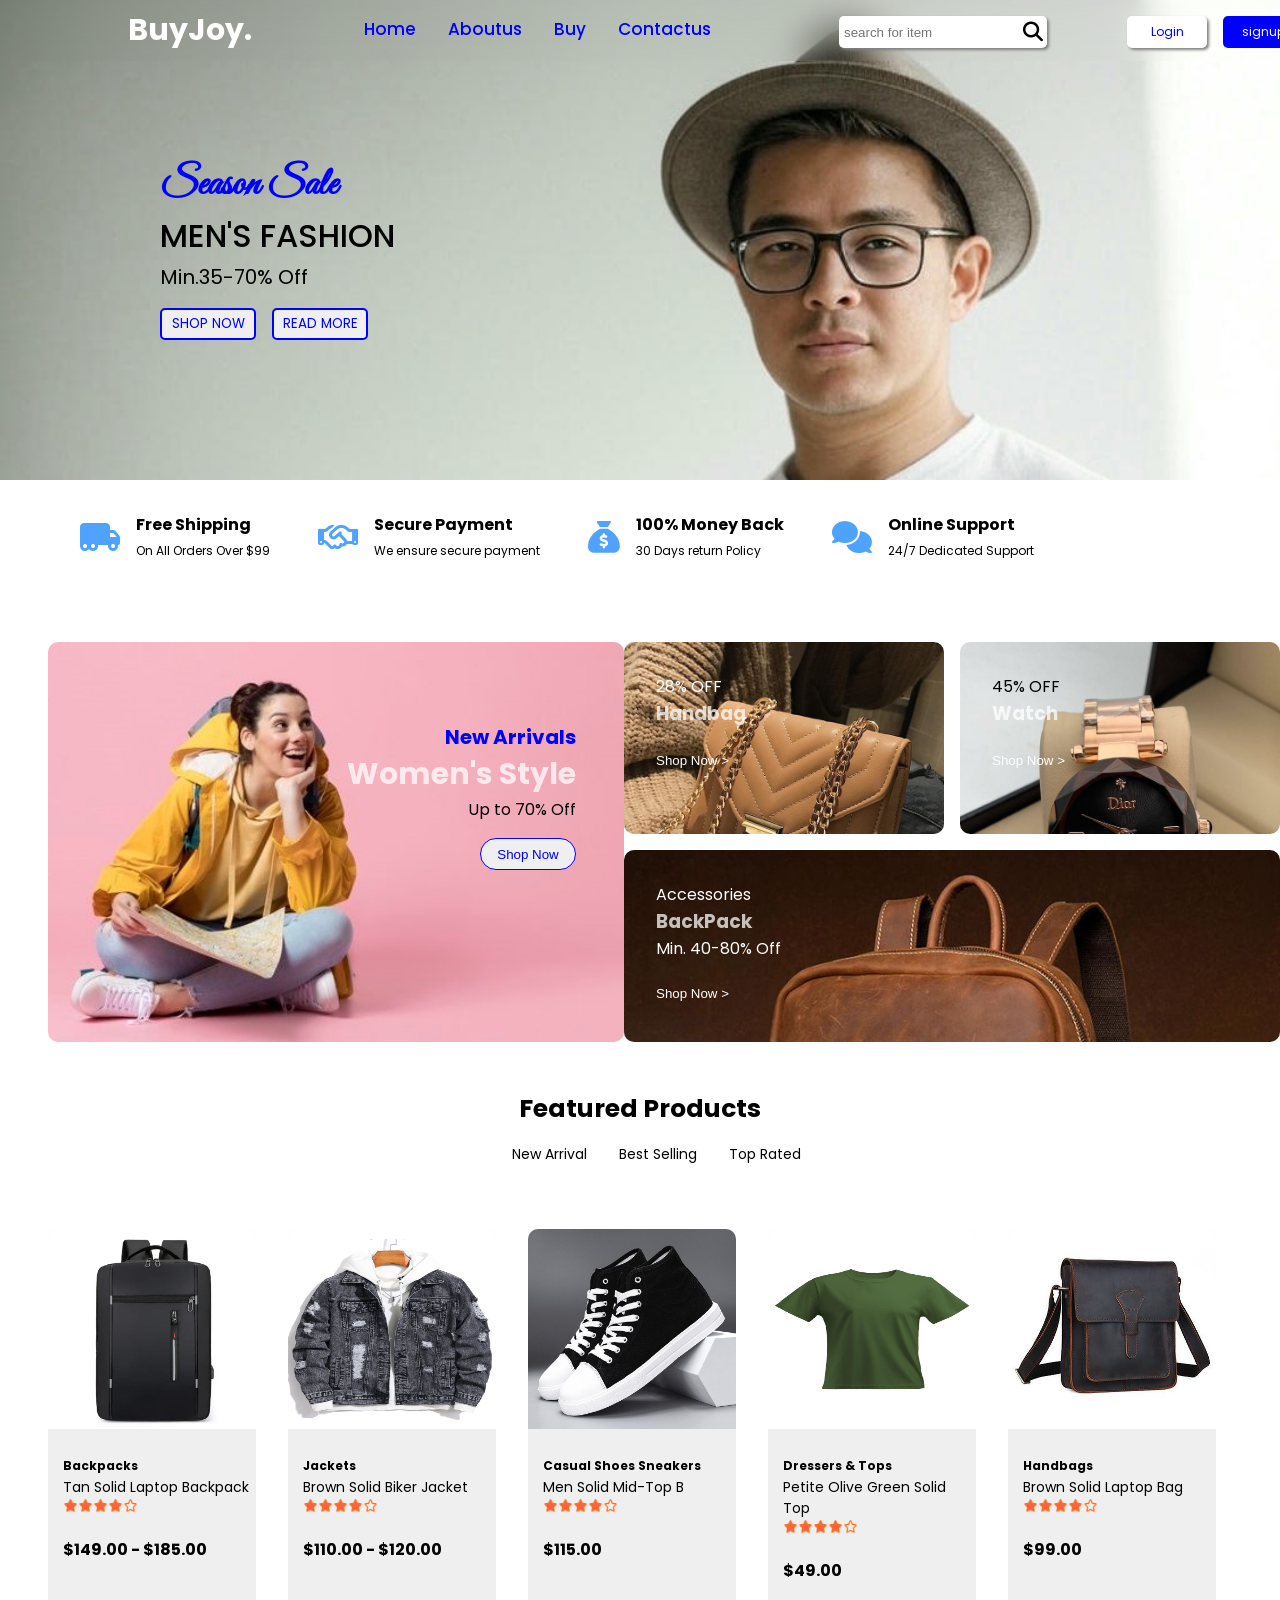
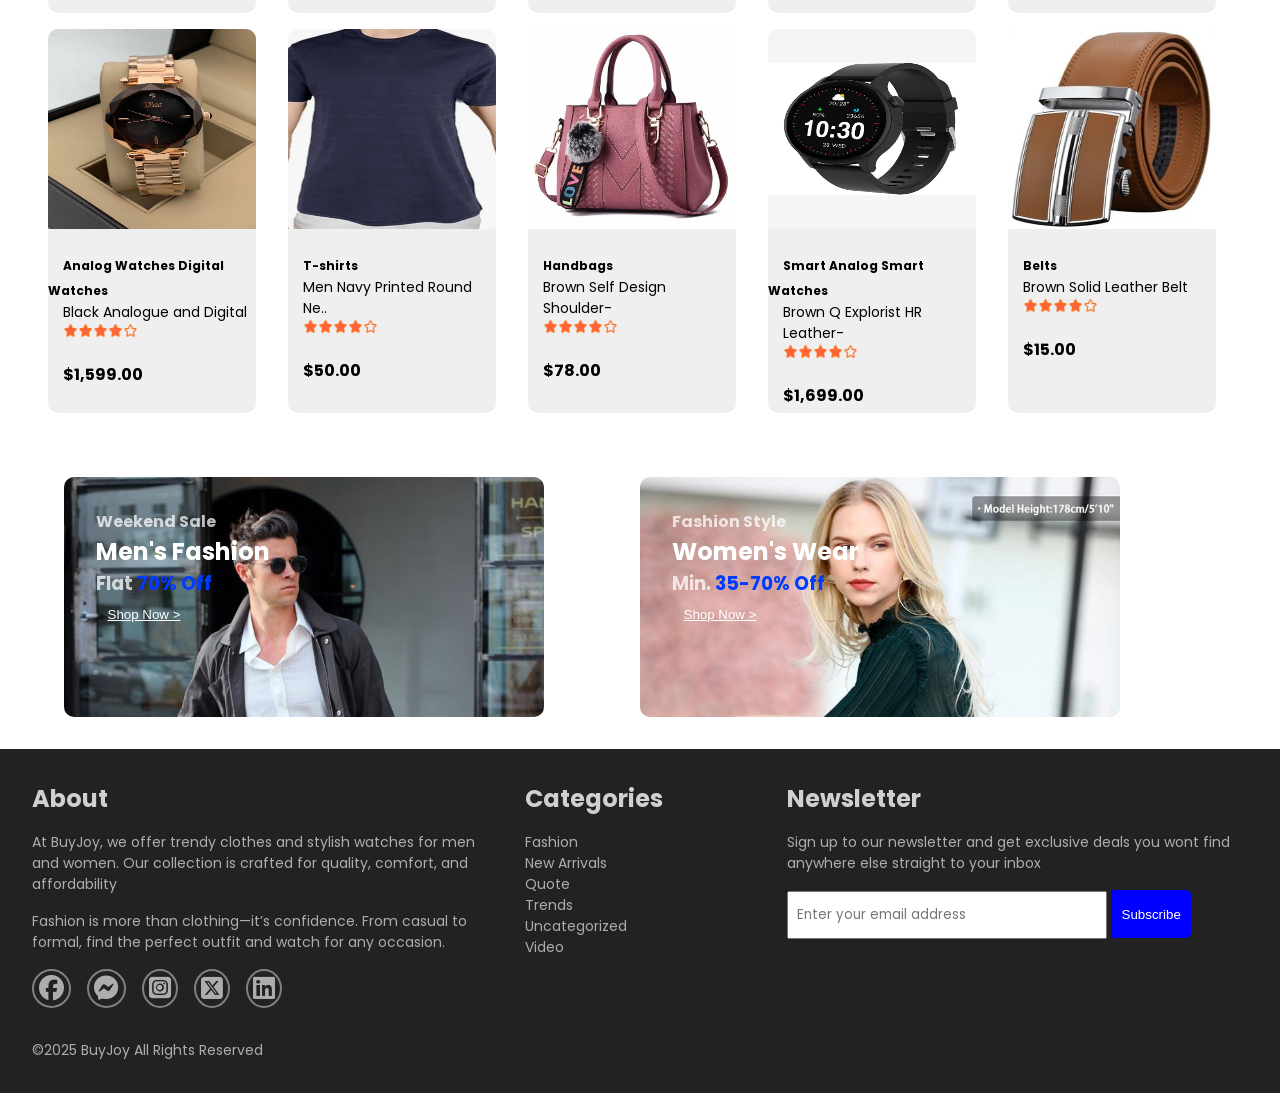
<file: Buyjoy/index.html>
<!DOCTYPE html>
<html lang="en">
  <head>
    <meta charset="UTF-8" />
    <meta name="viewport" content="width=device-width, initial-scale=1.0" />
    <title>Buyjoy</title>
    <link rel="stylesheet" href="index.css" />
    <link rel="shortcut icon" href="favicon.jpg" type="image/x-icon">
    <link
      rel="stylesheet"
      href="https://cdnjs.cloudflare.com/ajax/libs/font-awesome/6.5.1/css/all.min.css"
    />
    <style>
      @import url("https://fonts.googleapis.com/css2?family=Poppins:ital,wght@0,100;0,200;0,300;0,400;0,500;0,600;0,700;0,800;0,900;1,100;1,200;1,300;1,400;1,500;1,600;1,700;1,800;1,900&display=swap");
      @import url("https://fonts.googleapis.com/css2?family=Playwrite+IN:wght@100..400&display=swap");
      @import url("https://fonts.googleapis.com/css2?family=Great+Vibes&display=swap");
    </style>
  </head>
  <body>
    <header>
      <div class="navbar">
        <span class="logo">BuyJoy.</span>
        <div class="links-and-icons">
          <div class="links">
            <ul>
              <li><a href="#">Home</a></li>
              <li><a href="aboutus.html">Aboutus</a></li>
              <li><a href="buy.html">Buy</a></li>
              <li><a href="contactus.html">Contactus</a></li>
            </ul>
          </div>
          <div class="navbar-right-icons">
            <input type="search" placeholder="search for item">
            
            <i class="fa-solid fa-magnifying-glass"></i>

          </div>
          <div class="navbar-buttons">
            <a href="login.html"><button class="login">Login</button></a>
            <a href="signup.html"><button class="signup">signup</button></a>
          </div>
        </div>
      </div>
    </header>
    <main>
      <div class="home-header">
        <span class="season-sale">Season Sale</span>
        <h1 class="men">MEN'S FASHION</h1>
        <span class="min">Min.35-70% Off</span>
        <div class="buttons">
          <button class="shopnow">SHOP NOW</button>
          <button class="readmore">READ MORE</button>
        </div>
      </div>
      <!-- below homeheader -->
      <div class="below-homeheader">
        <div class="item1">
          <i class="fa-solid fa-truck-moving fa-2xl"></i>
          <div class="short-info">
            <h4>Free Shipping</h4>
            <span>On All Orders Over $99</span>
          </div>
        </div>

        <div class="item1">
          <i class="fa-regular fa-handshake fa-2xl"></i>
          <div class="short-info">
            <h4>Secure Payment</h4>
            <span>We ensure secure payment</span>
          </div>
        </div>

        <div class="item1">
          <i class="fa-solid fa-sack-dollar fa-2xl"></i>
          <div class="short-info">
            <h4>100% Money Back</h4>
            <span>30 Days return Policy</span>
          </div>
        </div>

        <div class="item1">
          <i class="fa-solid fa-comments fa-2xl"></i>
          <div class="short-info">
            <h4>Online Support</h4>
            <span>24/7 Dedicated Support</span>
          </div>
        </div>
      </div>

      <!-- women Style -->

<div class="women-style">

    <div class="women-style-left">
        <h4>New Arrivals</h4>
        <h3>Women's Style</h3>
        <span>Up to 70% Off</span><br>
        <button class="shopnow">Shop Now</button>
    </div>
    <div class="women-style-right">
        <div class="bag">
            <span>28% OFF</span>
            <h3>Handbag</h3>
            <button class="shop">Shop Now > </button>
        </div>
        <div class="watch">
            <span>45% OFF</span>
            <h3>Watch</h3>
            <button class="shop">Shop Now > </button>
        </div>
        <div class="bagpack">
            <span>Accessories</span>
            <h3>BackPack</h3>
            <span>Min. 40-80% Off</span><br>
            <button class="shop">Shop Now > </button>
        </div>
    </div>
</div>

<!-- featured products -->
<div class="featured-products">
    <h4>Featured Products</h4>
    <ul>
        <li><a href="#">New Arrival</a></li>
        <li><a href="#">Best Selling</a></li>
        <li><a href="#">Top Rated</a></li>
    </ul>
    <div class="products">
<div class="product">
    <img src="backpak.jpg" alt="">
    <span class="product-name">Backpacks</span>
    <p>Tan Solid Laptop Backpack</p>
  <span><img src="rating_starts.png" alt=""></span>
  <h4>$149.00 - $185.00</h4>
</div>

<div class="product">
    <img src="jacket.jpg" alt="">
    <span class="product-name">Jackets</span>
    <p>Brown Solid Biker Jacket</p>
  <span><img src="rating_starts.png" alt=""></span>
  <h4>$110.00 - $120.00</h4>
</div>

<div class="product">
    <img src="sneakers.jpg" alt="">
    <span class="product-name">Casual Shoes Sneakers</span>
    <p>Men Solid Mid-Top B </p>
  <span><img src="rating_starts.png" alt=""></span>
  <h4>$115.00</h4>
</div>

<div class="product">
    <img src="womentshirt.jpg" alt="">
    <span class="product-name">Dressers & Tops</span>
    <p>Petite Olive Green Solid Top</p>
  <span><img src="rating_starts.png" alt=""></span>
  <h4>$49.00</h4>
</div>

<div class="product">
    <img src="messengerbag.jpg" alt="">
    <span class="product-name">Handbags</span>
    <p>Brown Solid Laptop Bag</p>
  <span><img src="rating_starts.png" alt=""></span>
  <h4>$99.00</h4>
</div>

<div class="product">
    <img src="watch.jpg" alt="">
    <span class="product-name">Analog Watches Digital Watches</span>
    <p>Black Analogue and Digital</p>
  <span><img src="rating_starts.png" alt=""></span>
  <h4>$1,599.00</h4>
</div>

<div class="product">
    <img src="mennavytshirt.jpg" alt="">
    <span class="product-name">T-shirts</span>
    <p>Men Navy Printed Round Ne..</p>
  <span><img src="rating_starts.png" alt=""></span>
  <h4>$50.00</h4>
</div>

<div class="product">
    <img src="handbag (2).jpg" alt="">
    <span class="product-name">Handbags</span>
    <p>Brown Self Design Shoulder-</p>
  <span><img src="rating_starts.png" alt=""></span>
  <h4>$78.00</h4>
</div>

<div class="product">
    <img src="analogsmartwatch.jpg" alt="">
    <span class="product-name">Smart Analog Smart Watches</span>
    <p>Brown Q Explorist HR Leather-</p>
  <span><img src="rating_starts.png" alt=""></span>
  <h4>$1,699.00</h4>
</div>

<div class="product">
    <img src="belt.jpg" alt="">
    <span class="product-name">Belts</span>
    <p>Brown Solid Leather Belt</p>
  <span><img src="rating_starts.png" alt=""></span>
  <h4>$15.00</h4>
</div>




    </div>
</div>

<!-- Weekend sales -->

<div class="weekend-sales">
  <div class="sale1">
    <h4>Weekend Sale</h4>
    <h2>Men's Fashion</h2>
    <h3>Flat <span> 70% Off</span></h3>
    <button>Shop Now ></button>
  </div>

  <div class="sale2">
    <h4>Fashion Style</h4>
    <h2>Women's Wear</h2>
   <h3>Min. <span>35-70% Off</span></h3>
    <button>Shop Now ></button>
  </div>

  
</div>

    </main>

    <footer>
      <div class="footer">
      <div class="footer-left">
        <h2>About</h2>
        <div class="par1"><p>At BuyJoy, we offer trendy clothes and stylish watches for men and women. Our collection is crafted for quality, comfort, and affordability</p></div>
        <div class="par2"><p>Fashion is more than clothing—it’s confidence. From casual to formal, find the perfect outfit and watch for any occasion.</p></div>
        <div class="footer-icons">
          <i class="fa-brands fa-facebook"></i>
          <i class="fa-brands fa-facebook-messenger"></i>
          <i class="fa-brands fa-square-instagram"></i>
          <i class="fa-brands fa-square-x-twitter"></i>
          <i class="fa-brands fa-linkedin"></i>
        </div>
      </div>
      <div class="footer-center">
        <h2>Categories</h2>
<ul>
  <li>Fashion</li>
  <li>New Arrivals</li>
  <li>Quote</li>
  <li>Trends</li>
  <li>Uncategorized</li>
  <li>Video</li>
</ul>

      </div>
   
      <div class="footer-right">
<h2>Newsletter</h2>
<div class="par">
  <p>Sign up to our newsletter and get exclusive deals you wont find anywhere else straight to your inbox</p>
</div>
<form action="">
  <input type="text" placeholder="Enter your email address" required>
  <button type="submit">Subscribe</button>
</form>
      </div>
      <div class="copyright"><p>&copy;2025 BuyJoy All Rights Reserved </p></div>
      
    </div>
    </footer>
  </body>
</html>
</file>
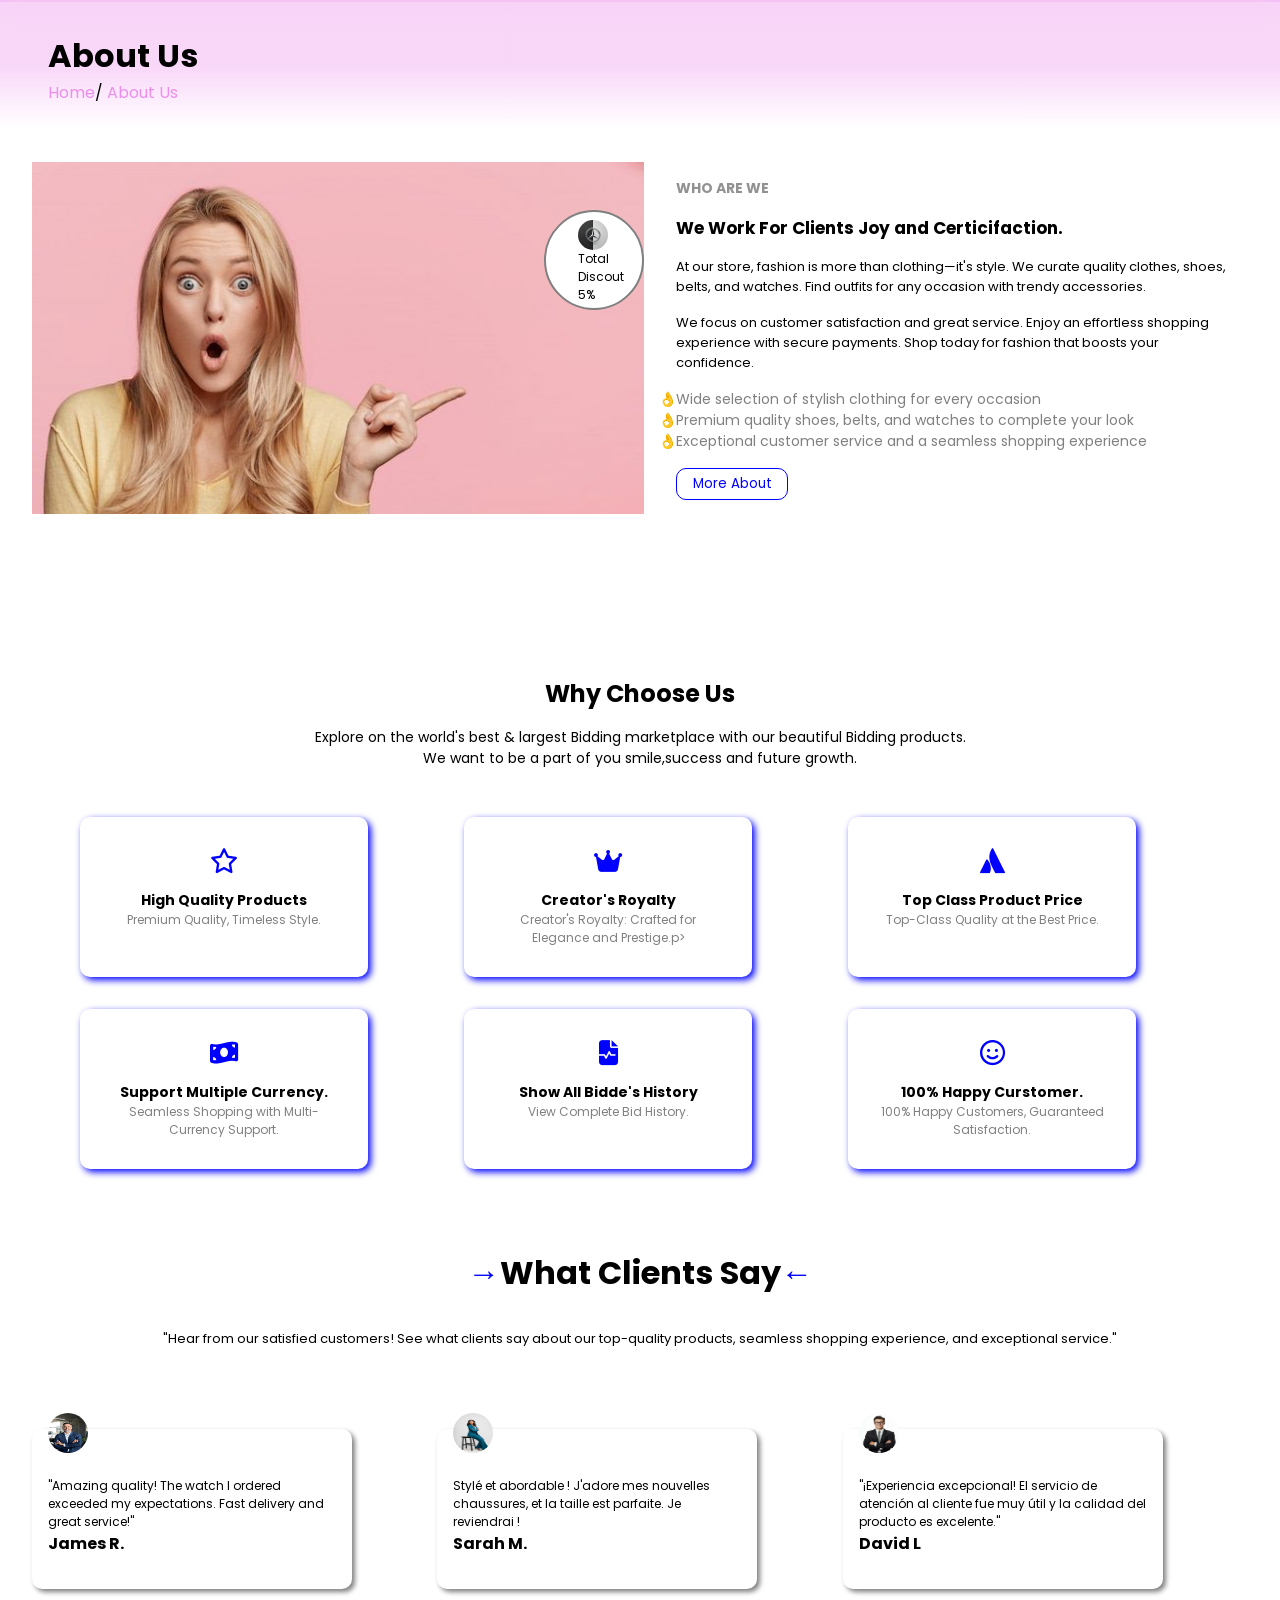
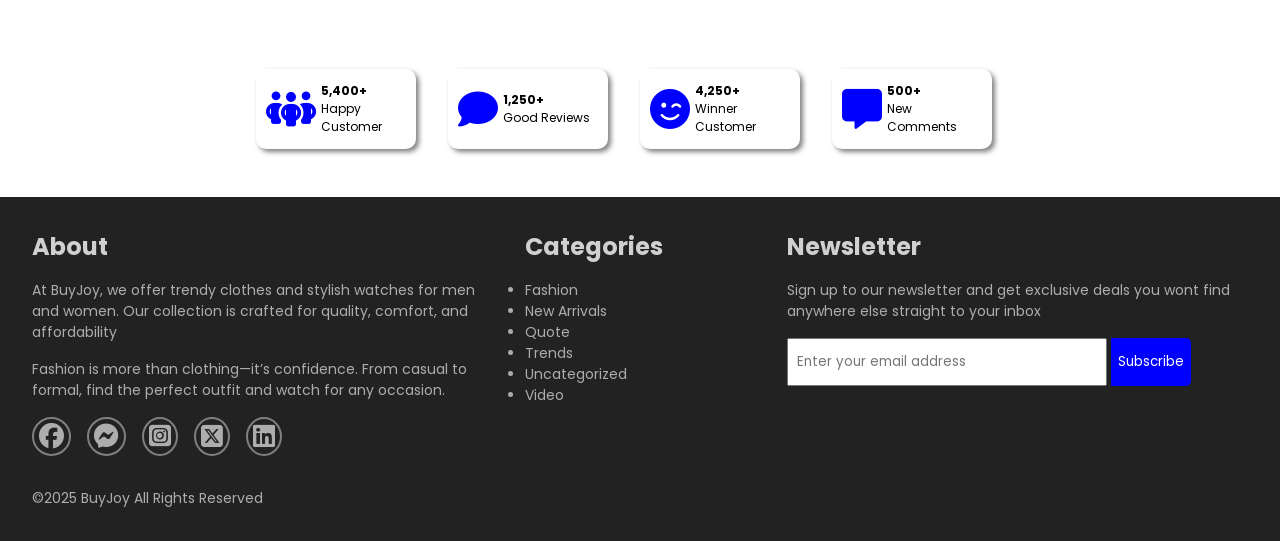
<file: Buyjoy/aboutus.html>
<!DOCTYPE html>
<html lang="en">
<head>
    <meta charset="UTF-8">
    <meta name="viewport" content="width=device-width, initial-scale=1.0">
    <title>Aboutus</title>
    <link rel="stylesheet" href="aboutus.css">
    <link
      rel="stylesheet"
      href="https://cdnjs.cloudflare.com/ajax/libs/font-awesome/6.5.1/css/all.min.css"
    />
    <style>
      @import url("https://fonts.googleapis.com/css2?family=Poppins:ital,wght@0,100;0,200;0,300;0,400;0,500;0,600;0,700;0,800;0,900;1,100;1,200;1,300;1,400;1,500;1,600;1,700;1,800;1,900&display=swap");
      @import url("https://fonts.googleapis.com/css2?family=Playwrite+IN:wght@100..400&display=swap");
      @import url("https://fonts.googleapis.com/css2?family=Great+Vibes&display=swap");
    </style>
</head>
<body>
    <header>
        <div class="aboutus-header">
            <h1>About Us</h1>
            <span class="links"><a href="index.html">Home</a>/ <a href="#">About Us</a> </span>
        </div>
<hr>
    </header>

    <main>
<div class="aboutus-top">
    <div class="top-left">
<div class="discount">
    <img src="benz.png" alt="">
    <p>Total Discout</p>
    <span>5%</span>
</div>
    </div>

    <div class="top-right">
<h3>WHO ARE WE</h3>
<h2>We Work For Clients Joy and Certicifaction.</h2>
<p>At our store, fashion is more than clothing—it's style.  
    We curate quality clothes, shoes, belts, and watches.  
    Find outfits for any occasion with trendy accessories.</p>  
    
    <p>We focus on customer satisfaction and great service.  
    Enjoy an effortless shopping experience with secure payments.  
    Shop today for fashion that boosts your confidence.</p>

<ul>
    <li>Wide selection of stylish clothing for every occasion</li>
    <li>Premium quality shoes, belts, and watches to complete your look</li>
    <li>Exceptional customer service and a seamless shopping experience</li>
</ul>
<button>More About</button>
    </div>
</div>

<!-- why-chooose-us -->

<div class="why-choose-us">
    <div class="why-choose-us-header">
        <h2>Why Choose Us</h2>
        <p>Explore on the world's best & largest Bidding marketplace with our beautiful Bidding products.
             <br>We want to be a part of you smile,success and future growth.</p>
    </div>
    <div class="choices">
<div class="choice1">
    <i class="fa-regular fa-star"></i>
    <h3>High Quality Products</h3>
    <p>Premium Quality, Timeless Style.</p>
</div>

<div class="choice1">
    <i class="fa-solid fa-crown"></i>
    <h3>Creator's Royalty</h3>
    <p>Creator's Royalty: Crafted for Elegance and Prestige.p>
</div>

<div class="choice1">
    <i class="fa-brands fa-atlassian"></i>
    <h3>Top Class Product Price</h3>
    <p>Top-Class Quality at the Best Price.</p>
</div>
<div class="choice1">
    <i class="fa-solid fa-money-bill-wave"></i>
    <h3>Support Multiple Currency.</h3>
    <p>Seamless Shopping with Multi-Currency Support.</p>
</div>
<div class="choice1">
    <i class="fa-solid fa-file-waveform"></i>
    <h3>Show All Bidde's History</h3>
    <p>View Complete Bid History.</p>
</div>
<div class="choice1">
    <i class="fa-regular fa-face-smile"></i>
    <h3>100% Happy Curstomer.</h3>
    <p>100% Happy Customers, Guaranteed Satisfaction.</p>
</div>



</div>

</div>


<!-- what-clients-say -->

<div class="what-clients-say">
    <div class="what-clients-say-header">
        <h1><span>→</span>What Clients Say<span>←</span></h1>
        <p>"Hear from our satisfied customers! See what clients say about our top-quality products, seamless shopping experience, and exceptional service."</p>
    </div>
    <div class="cards">
<div class="card">
    <div class="customer-image">
        <img src="man (2).jpg" alt="">
    </div>
    <p>"Amazing quality! The watch I ordered exceeded my expectations. Fast delivery and great service!" </p>
    <h4> James R.</h4>
</div>

<div class="card">
    <div class="customer-image">
        <img src="womanpp.jpg" alt="">
    </div>
    <p>Stylé et abordable ! J'adore mes nouvelles chaussures, et la taille est parfaite. Je reviendrai ! </p>
    <h4>  Sarah M.</h4>
</div>

<div class="card">
    <div class="customer-image">
        <img src="manpp.jpg" alt="">
    </div>
    <p>"¡Experiencia excepcional! El servicio de atención al cliente fue muy útil y la calidad del producto es excelente." </p>
    <h4>  David L</h4>
</div>
</div>

</div>

<!-- Reviews -->
<div class="reviews">
    <div class="review">
        <i class="fa-solid fa-people-group"></i>
        <div class="review-info">
            <h1>5,400+</h1>
            <p>Happy Customer</p>
        </div>
    </div>

    <div class="review">
        <i class="fa-solid fa-comment"></i>
        <div class="review-info">
            <h1>1,250+</h1>
            <p>Good Reviews</p>
        </div>
    </div>

    <div class="review">
     
        <i class="fa-solid fa-face-smile-wink"></i>
        <div class="review-info">
            <h1>4,250+</h1>
            <p>Winner Customer</p>
        </div>
    </div>

    <div class="review">
        <i class="fa-solid fa-message"></i>
        <div class="review-info">
            <h1>500+</h1>
            <p>New Comments</p>
        </div>
    </div>

</div>

    </main>

    <footer>
        <div class="footer">
        <div class="footer-left">
          <h2>About</h2>
          <div class="par1"><p>At BuyJoy, we offer trendy clothes and stylish watches for men and women. Our collection is crafted for quality, comfort, and affordability</p></div>
          <div class="par2"><p>Fashion is more than clothing—it’s confidence. From casual to formal, find the perfect outfit and watch for any occasion.</p></div>
          <div class="footer-icons">
            <i class="fa-brands fa-facebook"></i>
            <i class="fa-brands fa-facebook-messenger"></i>
            <i class="fa-brands fa-square-instagram"></i>
            <i class="fa-brands fa-square-x-twitter"></i>
            <i class="fa-brands fa-linkedin"></i>
          </div>
        </div>
        <div class="footer-center">
          <h2>Categories</h2>
  <ul>
    <li>Fashion</li>
    <li>New Arrivals</li>
    <li>Quote</li>
    <li>Trends</li>
    <li>Uncategorized</li>
    <li>Video</li>
  </ul>
  
        </div>
     
        <div class="footer-right">
  <h2>Newsletter</h2>
  <div class="par">
    <p>Sign up to our newsletter and get exclusive deals you wont find anywhere else straight to your inbox</p>
  </div>
  <form action="">
    <input type="text" placeholder="Enter your email address" required>
    <button type="submit">Subscribe</button>
  </form>
        </div>
        <div class="copyright"><p>&copy;2025 BuyJoy All Rights Reserved </p></div>
        
      </div>
      </footer>
</body>
</html>
</file>
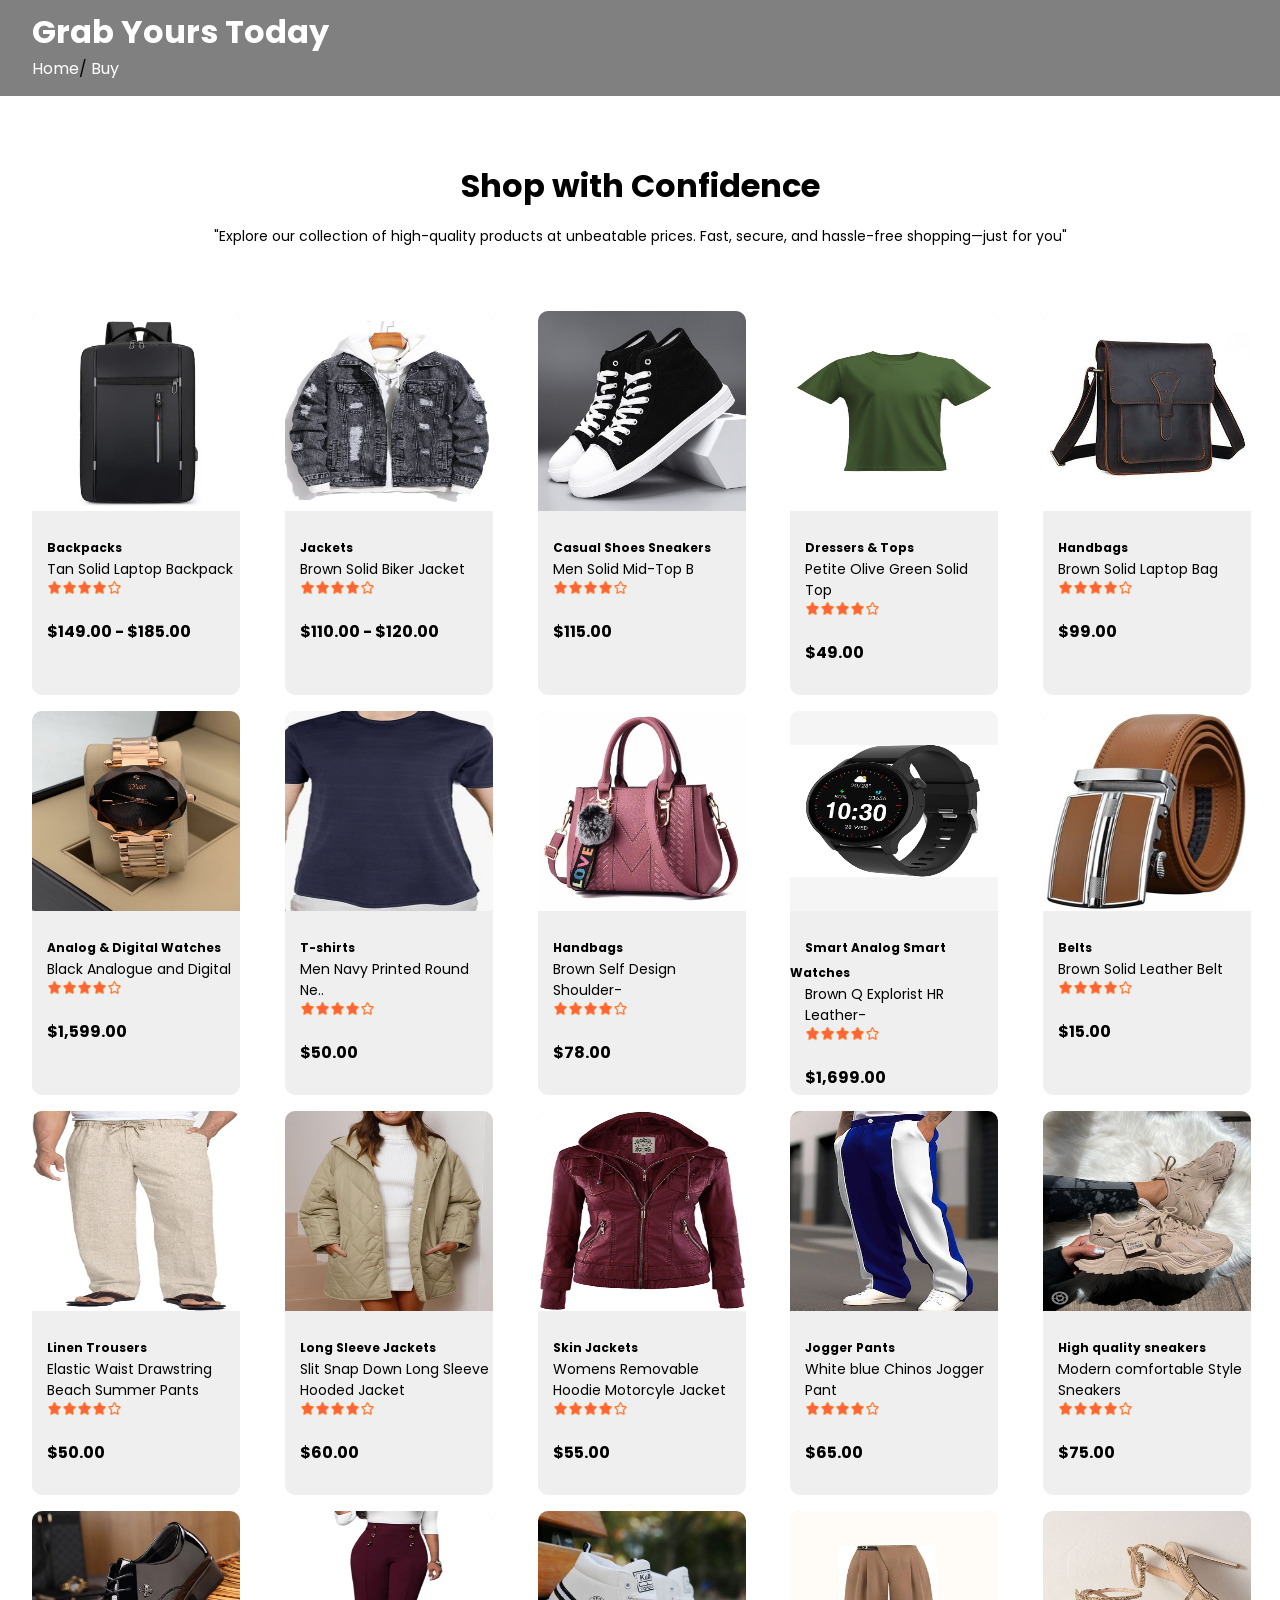
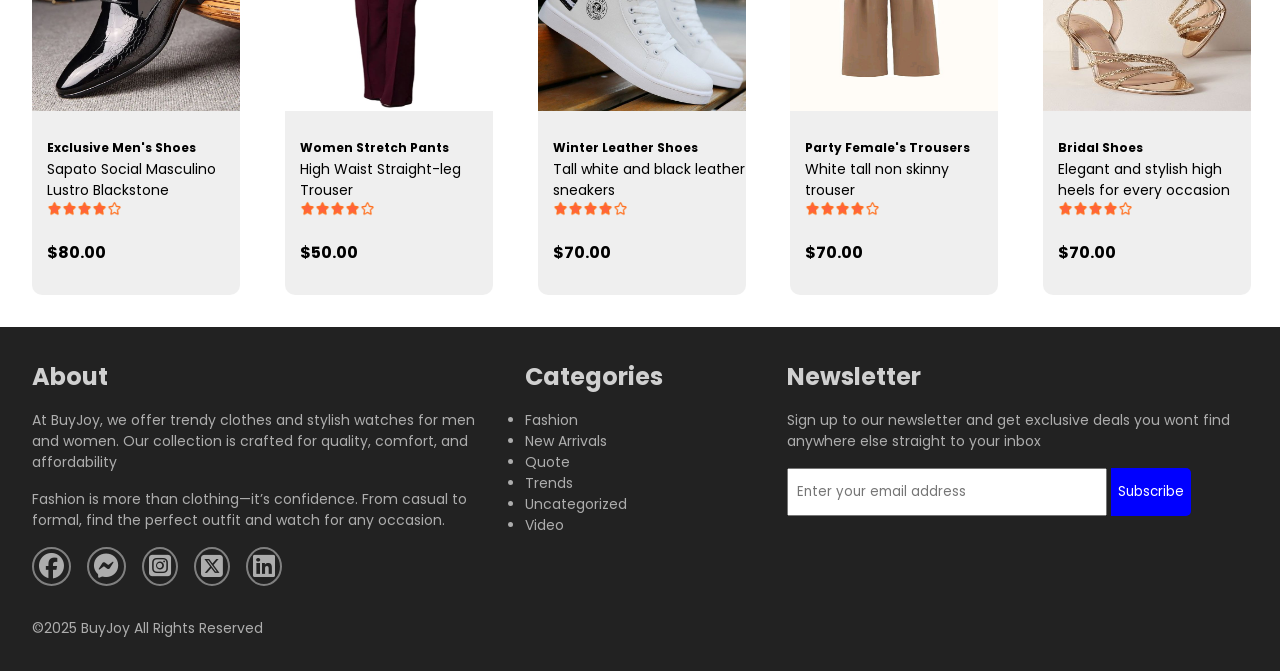
<file: Buyjoy/buy.html>
<!DOCTYPE html>
<html lang="en">
<head>
    <meta charset="UTF-8">
    <meta name="viewport" content="width=device-width, initial-scale=1.0">
    <title>Shop</title>
    <link rel="stylesheet" href="buy.css">
    <link
      rel="stylesheet"
      href="https://cdnjs.cloudflare.com/ajax/libs/font-awesome/6.5.1/css/all.min.css"
    />
    <style>
      @import url("https://fonts.googleapis.com/css2?family=Poppins:ital,wght@0,100;0,200;0,300;0,400;0,500;0,600;0,700;0,800;0,900;1,100;1,200;1,300;1,400;1,500;1,600;1,700;1,800;1,900&display=swap");
      @import url("https://fonts.googleapis.com/css2?family=Playwrite+IN:wght@100..400&display=swap");
      @import url("https://fonts.googleapis.com/css2?family=Great+Vibes&display=swap");
    </style>
</head>
<body>
    <header>
        
        <div class="buy-header">
            <h1>Grab Yours Today</h1>
            <span class="links"><a href="index.html">Home</a>/ <a href="#">Buy</a> </span>
        </div>
<hr>

    </header>
    <main>
<div class="top">
    <h1>Shop with Confidence</h1>
    <p>"Explore our collection of high-quality products at unbeatable prices. Fast, secure, and hassle-free shopping—just for you"</p>
</div>
<!-- Products -->

<div class="products">
    <div class="product">
        <img src="backpak.jpg" alt="">
        <span class="product-name">Backpacks</span>
        <p>Tan Solid Laptop Backpack</p>
      <span><img src="rating_starts.png" alt=""></span>
      <h4>$149.00 - $185.00</h4>
    </div>
    
    <div class="product">
        <img src="jacket.jpg" alt="">
        <span class="product-name">Jackets</span>
        <p>Brown Solid Biker Jacket</p>
      <span><img src="rating_starts.png" alt=""></span>
      <h4>$110.00 - $120.00</h4>
    </div>
    
    <div class="product">
        <img src="sneakers.jpg" alt="">
        <span class="product-name">Casual Shoes Sneakers</span>
        <p>Men Solid Mid-Top B </p>
      <span><img src="rating_starts.png" alt=""></span>
      <h4>$115.00</h4>
    </div>
    
    <div class="product">
        <img src="womentshirt.jpg" alt="">
        <span class="product-name">Dressers & Tops</span>
        <p>Petite Olive Green Solid Top</p>
      <span><img src="rating_starts.png" alt=""></span>
      <h4>$49.00</h4>
    </div>
    
    <div class="product">
        <img src="messengerbag.jpg" alt="">
        <span class="product-name">Handbags</span>
        <p>Brown Solid Laptop Bag</p>
      <span><img src="rating_starts.png" alt=""></span>
      <h4>$99.00</h4>
    </div>
    
    <div class="product">
        <img src="watch.jpg" alt="">
        <span class="product-name">Analog & Digital Watches  </span>
        <p>Black Analogue and Digital</p>
      <span><img src="rating_starts.png" alt=""></span>
      <h4>$1,599.00</h4>
    </div>
    
    <div class="product">
        <img src="mennavytshirt.jpg" alt="">
        <span class="product-name">T-shirts</span>
        <p>Men Navy Printed Round Ne..</p>
      <span><img src="rating_starts.png" alt=""></span>
      <h4>$50.00</h4>
    </div>
    
    <div class="product">
        <img src="handbag (2).jpg" alt="">
        <span class="product-name">Handbags</span>
        <p>Brown Self Design Shoulder-</p>
      <span><img src="rating_starts.png" alt=""></span>
      <h4>$78.00</h4>
    </div>
    
    <div class="product">
        <img src="analogsmartwatch.jpg" alt="">
        <span class="product-name">Smart Analog Smart Watches</span>
        <p>Brown Q Explorist HR Leather-</p>
      <span><img src="rating_starts.png" alt=""></span>
      <h4>$1,699.00</h4>
    </div>
    
    <div class="product">
        <img src="belt.jpg" alt="">
        <span class="product-name">Belts</span>
        <p>Brown Solid Leather Belt</p>
      <span><img src="rating_starts.png" alt=""></span>
      <h4>$15.00</h4>
    </div>
    
    <div class="product">
        <img src="COOFANDY Men's Casual Linen Pants Elastic Waist Drawstring Beach Summer Pants Lightweight Linen Trousers.jpg" alt="">
        <span class="product-name">Linen Trousers</span>
        <p>Elastic Waist Drawstring Beach Summer Pants</p>
      <span><img src="rating_starts.png" alt=""></span>
      <h4>$50.00</h4>
    </div>
    
    <div class="product">
        <img src="Hazel Blues® _  Slit Snap Down Long Sleeve Hooded Jacket - Sage _ XL.jpg" alt="">
        <span class="product-name">Long Sleeve Jackets</span>
        <p>Slit Snap Down Long Sleeve Hooded Jacket</p>
      <span><img src="rating_starts.png" alt=""></span>
      <h4>$60.00</h4>
    </div>

    <div class="product">
        <img src="Made By Johnny WJC663 Womens Removable Hoodie Motorcyle Jacket L Black.jpg" alt="">
        <span class="product-name">Skin Jackets</span>
        <p>Womens Removable Hoodie Motorcyle Jacket</p>
      <span><img src="rating_starts.png" alt=""></span>
      <h4>$55.00</h4>
    </div>

    <div class="product">
        <img src="Men's Trousers Chinos Jogger Pants Plaid Dress Pants Patchwork Zipper Pocket Lattice Business Casual Trousers Smart Casual Slim Black Micro-elastic 2025 - $28_99.jpg" alt="">
        <span class="product-name">Jogger Pants</span>
        <p>White blue Chinos Jogger Pant</p>
      <span><img src="rating_starts.png" alt=""></span>
      <h4>$65.00</h4>
    </div>

    <div class="product">
        <img src="Modern comfortable Style Sneakers.jpg" alt="">
        <span class="product-name">High quality sneakers</span>
        <p>Modern comfortable Style Sneakers</p>
      <span><img src="rating_starts.png" alt=""></span>
      <h4>$75.00</h4>
    </div>

    <div class="product">
        <img src="Sapato Social Masculino Lustro Blackstone - 38.jpg" alt="">
        <span class="product-name">Exclusive Men's Shoes</span>
        <p>Sapato Social Masculino Lustro Blackstone</p>
      <span><img src="rating_starts.png" alt=""></span>
      <h4>$80.00</h4>
    </div>

    <div class="product">
        <img src="Sexy Dance Women Stretch Pants Casual Work Lounge Pant Fashion Button Office High Waist Straight-leg Trouser - Walmart_com.jpg" alt="">
        <span class="product-name">Women Stretch Pants</span>
        <p>High Waist Straight-leg Trouser</p>
      <span><img src="rating_starts.png" alt=""></span>
      <h4>$50.00</h4>
    </div>

    <div class="product">
        <img src="Winter Leather Shoes_Comfortable Sneakers - Black plush _ 7.jpg" alt="">
        <span class="product-name">Winter Leather Shoes</span>
        <p>Tall white and black leather sneakers</p>
      <span><img src="rating_starts.png" alt=""></span>
      <h4>$70.00</h4>
    </div>

    <div class="product">
        <img src="femaletrouser.jpg" alt="">
        <span class="product-name">Party Female's Trousers</span>
        <p>White tall non skinny trouser</p>
      <span><img src="rating_starts.png" alt=""></span>
      <h4>$70.00</h4>
    </div>

    <div class="product">
        <img src="Bridal Shoes You'll Totally Love!.jpg" alt="">
        <span class="product-name">Bridal Shoes</span>
        <p>Elegant and stylish high heels for every occasion</p>
      <span><img src="rating_starts.png" alt=""></span>
      <h4>$70.00</h4>
    </div>

    
        </div>


    </main>

    <footer>
        <div class="footer">
        <div class="footer-left">
          <h2>About</h2>
          <div class="par1"><p>At BuyJoy, we offer trendy clothes and stylish watches for men and women. Our collection is crafted for quality, comfort, and affordability</p></div>
          <div class="par2"><p>Fashion is more than clothing—it’s confidence. From casual to formal, find the perfect outfit and watch for any occasion.</p></div>
          <div class="footer-icons">
            <i class="fa-brands fa-facebook"></i>
            <i class="fa-brands fa-facebook-messenger"></i>
            <i class="fa-brands fa-square-instagram"></i>
            <i class="fa-brands fa-square-x-twitter"></i>
            <i class="fa-brands fa-linkedin"></i>
          </div>
        </div>
        <div class="footer-center">
          <h2>Categories</h2>
  <ul>
    <li>Fashion</li>
    <li>New Arrivals</li>
    <li>Quote</li>
    <li>Trends</li>
    <li>Uncategorized</li>
    <li>Video</li>
  </ul>
  
        </div>
     
        <div class="footer-right">
  <h2>Newsletter</h2>
  <div class="par">
    <p>Sign up to our newsletter and get exclusive deals you wont find anywhere else straight to your inbox</p>
  </div>
  <form action="">
    <input type="text" placeholder="Enter your email address" required>
    <button type="submit">Subscribe</button>
  </form>
        </div>
        <div class="copyright"><p>&copy;2025 BuyJoy All Rights Reserved </p></div>
        
      </div>
      </footer>
</body>
</html>
</file>
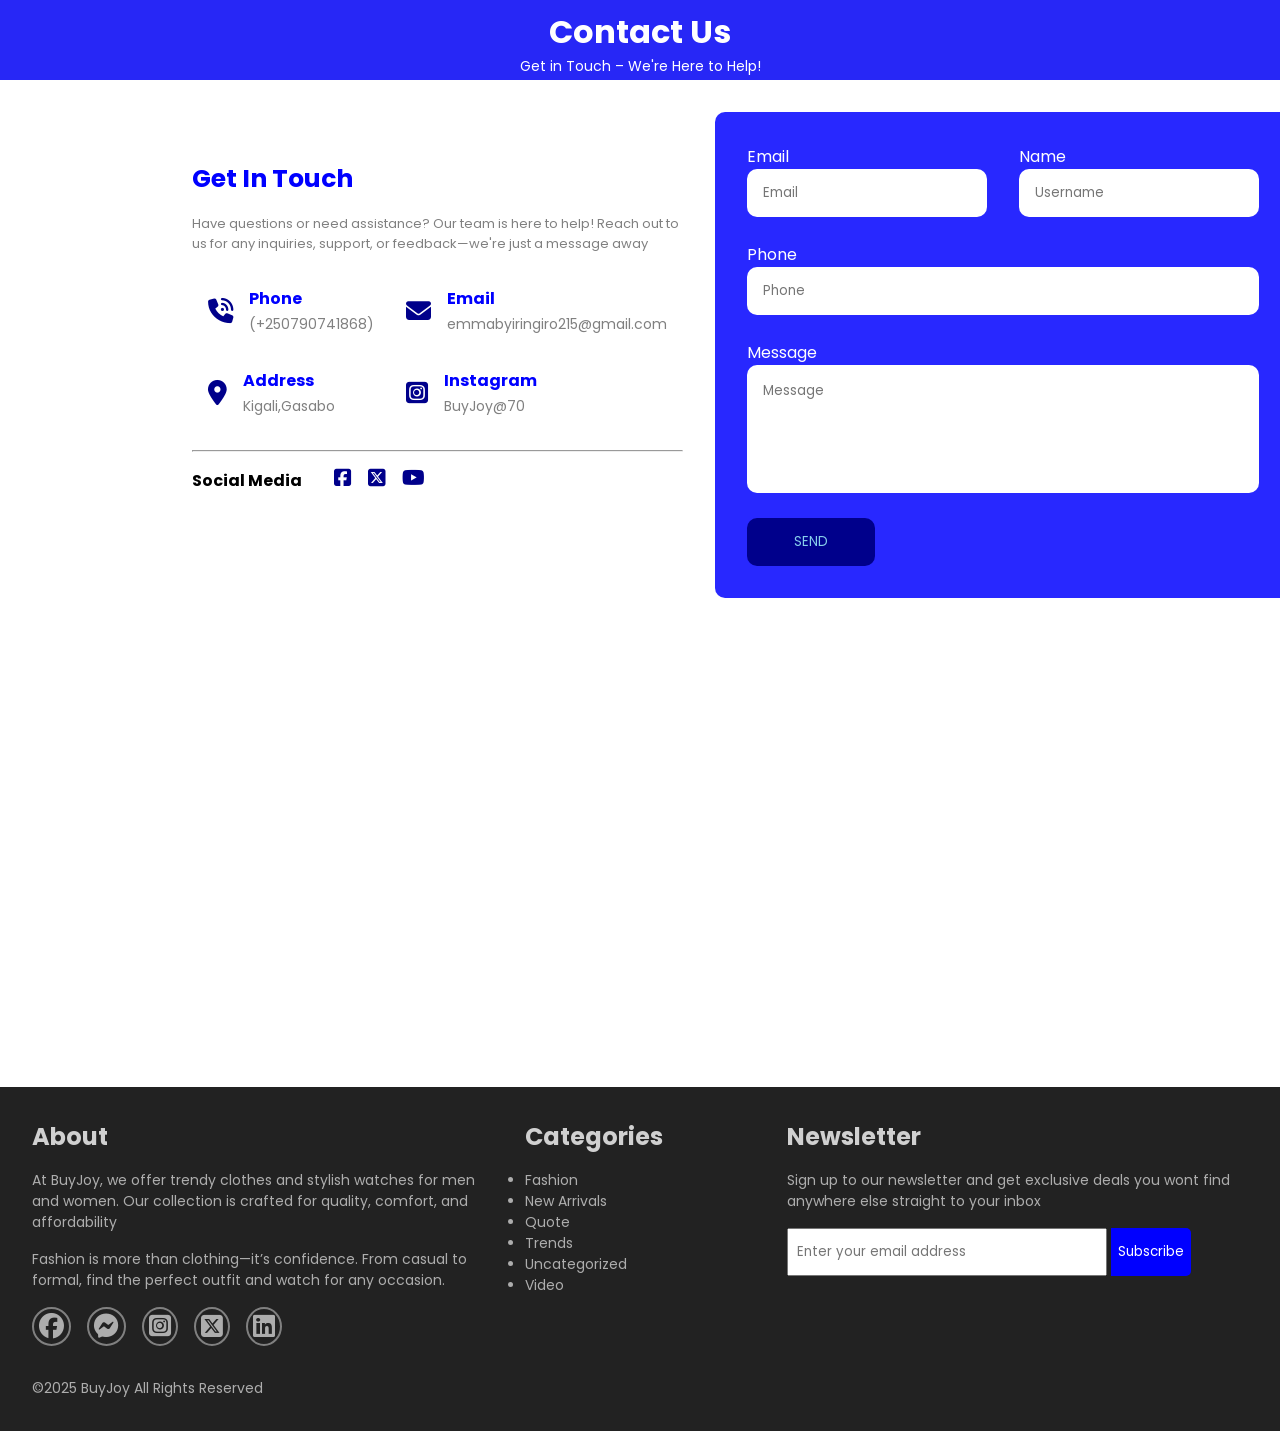
<file: Buyjoy/contactus.html>
<!DOCTYPE html>
<html lang="en">
<head>
    <meta charset="UTF-8">
    <meta name="viewport" content="width=device-width, initial-scale=1.0">
    <title>ContactUs</title>
    <link rel="stylesheet" href="contactus.css">
    <link
    rel="stylesheet"
    href="https://cdnjs.cloudflare.com/ajax/libs/font-awesome/6.5.1/css/all.min.css"
  />
  <style>
    @import url("https://fonts.googleapis.com/css2?family=Poppins:ital,wght@0,100;0,200;0,300;0,400;0,500;0,600;0,700;0,800;0,900;1,100;1,200;1,300;1,400;1,500;1,600;1,700;1,800;1,900&display=swap");
    @import url("https://fonts.googleapis.com/css2?family=Playwrite+IN:wght@100..400&display=swap");
    @import url("https://fonts.googleapis.com/css2?family=Great+Vibes&display=swap");
  </style>
</head>
<body>
    <header>
        <div class="header">
        <h1>Contact Us</h1>
        <p>Get in Touch – We're Here to Help!</p>
    </div>
    </header>
    <main>
<div class="contact-us">
    <div class="left">
        <h1>Get In Touch</h1>
        <p>Have questions or need assistance? Our team is here to help! Reach out to us for any inquiries, support, or feedback—we're just a message away</p>
    <div class="social-medias">
        <div class="media">
            <i class="fa-solid fa-phone-volume"></i>
            <div class="media-info">
                <h4>Phone</h4>
                <span>(+250790741868)</span>
            </div>
        </div>

        <div class="media">
            <i class="fa-solid fa-envelope"></i>
            <div class="media-info">
                <h4>Email</h4>
                <span>emmabyiringiro215@gmail.com</span>
            </div>
        </div>


        <div class="media">
            <i class="fa-solid fa-location-dot"></i>
            <div class="media-info">
                <h4>Address</h4>
                <span>Kigali,Gasabo</span>
            </div>
        </div>


        <div class="media">
            <i class="fa-brands fa-square-instagram"></i>
            <div class="media-info">
                <h4>Instagram</h4>
                <span>BuyJoy@70</span>
            </div>
        </div>


        

    </div>
    <hr>
    <div class="social-icons">
    <h4>Social Media</h4>
    <div class="icons">
        <i class="fa-brands fa-square-facebook"></i>
        <i class="fa-brands fa-square-x-twitter"></i>
        <i class="fa-brands fa-youtube"></i>
    </div>
</div>
    </div>
   
    <div class="right">
<form action="">
    <div class="first-two">
    <div>
        <label>Email</label>
<input type="email" placeholder="Email" required>
    </div>
    <div>
        <label >Name</label>
        <input type="usename" placeholder="Username" required><br>

    </div>
</div>

<div class="phone">
    <label >Phone</label>
    <input type="tel" placeholder="Phone" required ><br>
</div>


<div class="message">
    <label >Message</label>
    <textarea placeholder="Message"></textarea><br>
</div>

<button type="submit">SEND</button>
</form>

    </div>
</div>
<iframe src="https://www.google.com/maps/embed?pb=!1m10!1m8!1m3!1d220757.93672383152!2d29.63471727625963!3d-1.6208562825883284!3m2!1i1024!2i768!4f13.1!5e0!3m2!1sen!2srw!4v1741957310212!5m2!1sen!2srw" width="100%" height="450" style="border:0; margin: 0rem ;" allowfullscreen="" loading="lazy" referrerpolicy="no-referrer-when-downgrade"></iframe>
    </main>

    <footer>
        <div class="footer">
        <div class="footer-left">
          <h2>About</h2>
          <div class="par1"><p>At BuyJoy, we offer trendy clothes and stylish watches for men and women. Our collection is crafted for quality, comfort, and affordability</p></div>
          <div class="par2"><p>Fashion is more than clothing—it’s confidence. From casual to formal, find the perfect outfit and watch for any occasion.</p></div>
          <div class="footer-icons">
            <i class="fa-brands fa-facebook"></i>
            <i class="fa-brands fa-facebook-messenger"></i>
            <i class="fa-brands fa-square-instagram"></i>
            <i class="fa-brands fa-square-x-twitter"></i>
            <i class="fa-brands fa-linkedin"></i>
          </div>
        </div>
        <div class="footer-center">
          <h2>Categories</h2>
  <ul>
    <li>Fashion</li>
    <li>New Arrivals</li>
    <li>Quote</li>
    <li>Trends</li>
    <li>Uncategorized</li>
    <li>Video</li>
  </ul>
  
        </div>
     
        <div class="footer-right">
  <h2>Newsletter</h2>
  <div class="par">
    <p>Sign up to our newsletter and get exclusive deals you wont find anywhere else straight to your inbox</p>
  </div>
  <form action="">
    <input type="text" placeholder="Enter your email address" required>
    <button type="submit">Subscribe</button>
  </form>
        </div>
        <div class="copyright"><p>&copy;2025 BuyJoy All Rights Reserved </p></div>
        
      </div>
      </footer>

</body>
</html>
</file>
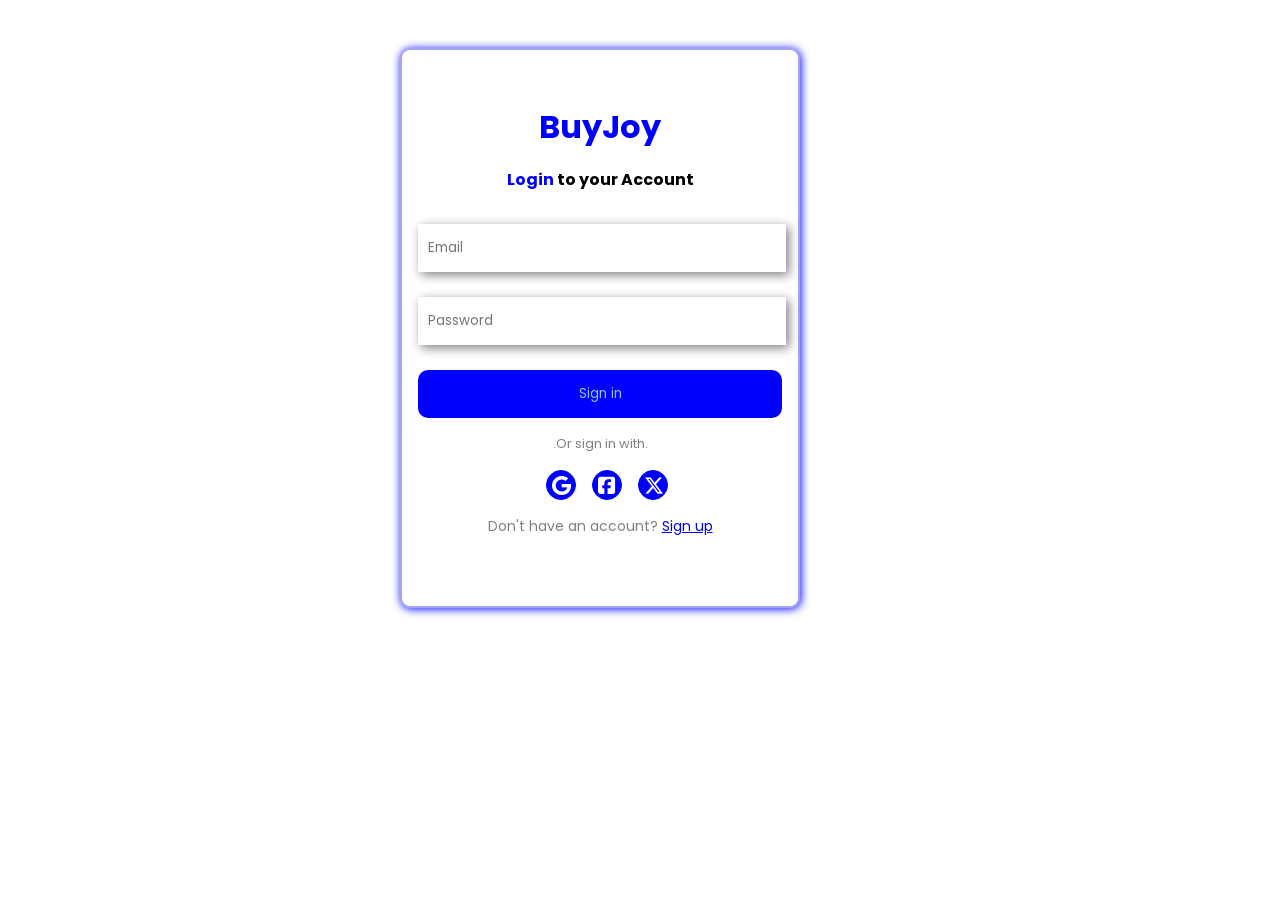
<file: Buyjoy/login.html>
<!DOCTYPE html>
<html lang="en">
<head>
    <meta charset="UTF-8">
    <meta name="viewport" content="width=device-width, initial-scale=1.0">
    <title>Login</title>
    <link rel="stylesheet" href="login.css">
    <link
      rel="stylesheet"
      href="https://cdnjs.cloudflare.com/ajax/libs/font-awesome/6.5.1/css/all.min.css"
    />
    <style>
      @import url("https://fonts.googleapis.com/css2?family=Poppins:ital,wght@0,100;0,200;0,300;0,400;0,500;0,600;0,700;0,800;0,900;1,100;1,200;1,300;1,400;1,500;1,600;1,700;1,800;1,900&display=swap");
      @import url("https://fonts.googleapis.com/css2?family=Playwrite+IN:wght@100..400&display=swap");
      @import url("https://fonts.googleapis.com/css2?family=Great+Vibes&display=swap");
    </style>
</head>
<body>
    <div class="login">
    <h1>BuyJoy</h1>
    <h2><span>Login</span> to your Account</h2>
    <form action="">
        <input type="email" placeholder="Email" required><br>
        <input type="password" placeholder="Password" minlength="8" required><br>
        <button type="submit">Sign in</button>
        </form>
<p class="orsignin">.Or sign in with.</p>
<div class="icons">
    <i class="fa-brands fa-google"></i>
    <i class="fa-brands fa-square-facebook"></i>
    <i class="fa-brands fa-x-twitter"></i>
</div>
<p class="dont-have-account">Don't have an account? <a href="signup.html"> Sign up</a></p>
</div>
</body>
</html>
</file>
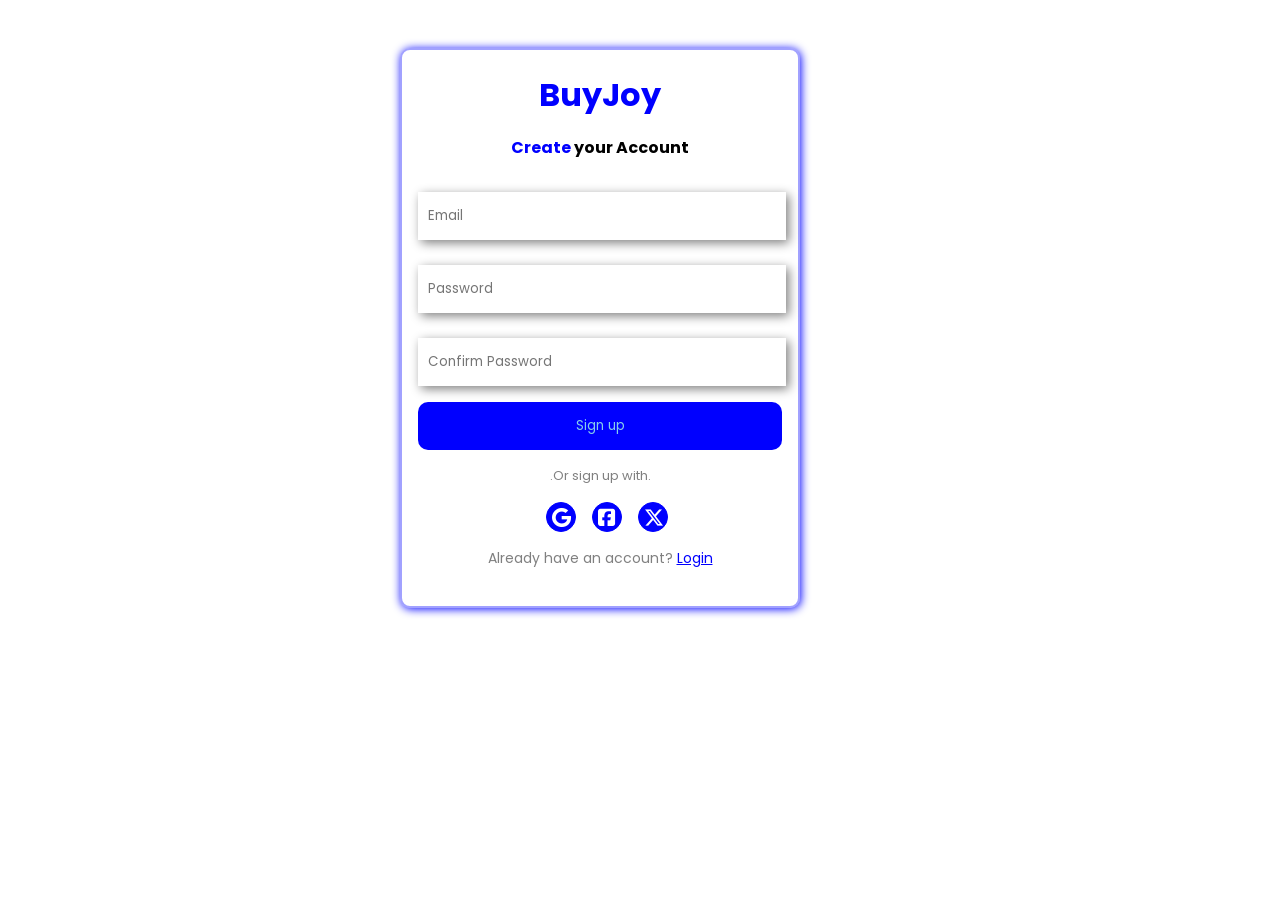
<file: Buyjoy/signup.html>
<!DOCTYPE html>
<html lang="en">
<head>
    <meta charset="UTF-8">
    <meta name="viewport" content="width=device-width, initial-scale=1.0">
    <title>SignUp</title>
    <link rel="stylesheet" href="signup.css">
    <link
      rel="stylesheet"
      href="https://cdnjs.cloudflare.com/ajax/libs/font-awesome/6.5.1/css/all.min.css"
    />
    <style>
      @import url("https://fonts.googleapis.com/css2?family=Poppins:ital,wght@0,100;0,200;0,300;0,400;0,500;0,600;0,700;0,800;0,900;1,100;1,200;1,300;1,400;1,500;1,600;1,700;1,800;1,900&display=swap");
      @import url("https://fonts.googleapis.com/css2?family=Playwrite+IN:wght@100..400&display=swap");
      @import url("https://fonts.googleapis.com/css2?family=Great+Vibes&display=swap");
    </style>
</head>
<body>
    <div class="signup">
    <h1>BuyJoy</h1>
    <h2><span>Create</span> your Account</h2>
    <form action="">
        <input type="email" placeholder="Email" required><br>
        <input type="password" placeholder="Password" minlength="8" required><br>
        <input type="password" placeholder="Confirm Password" minlength="8" required>
        <button type="submit">Sign up</button>
        </form>
<p class="orsignin">.Or sign up with.</p>
<div class="icons">
    <i class="fa-brands fa-google"></i>
    <i class="fa-brands fa-square-facebook"></i>
    <i class="fa-brands fa-x-twitter"></i>
</div>
<p class="already-have-account">Already have an account? <a href="login.html"> Login</a></p>
</div>
</div>
</body>
</html>
</file>
<file: Buyjoy/index.css>
* {
  padding: 0;
  margin: 0;
  box-sizing: border-box;
  list-style: none;
}
/* Navbar */
header{
  position: fixed;
  backdrop-filter: blur(20px);
  top: 0;
  z-index: 1;
}
.navbar {
  display: flex;
  padding: 0.5rem 0;
  width: 100%;
width: 100%;
 
}
.links-and-icons {
  display: flex;
}
.links-and-icons i {
  cursor: pointer;
}
.logo {
  font-family: "Poppins";
  font-weight: bold;
  font-size: 30px;
  margin-left: 8rem;
  color: white;
}
.links ul a {
  text-decoration: none;
  color: blue;
  font-size: 17px;
  font-weight: 500;
}
.links ul a:focus {
  text-decoration: underline;
  color: white;
}
.links ul a:hover{
  color: rgba(0, 0, 255, 0.712);
}
.links ul {
  display: flex;
  gap: 2rem;
  margin-top: 0.5rem;
  font-family: "Poppins";
  margin-left: 7rem;
}

.links ul li {
  cursor: pointer;
}
.navbar-right-icons {
display: flex;
  margin-left: 8rem;
  margin-top: 0.5rem;
  border: 1px solid grey;
  width: 13rem;
  height: 2rem;
  background-color: white;
  border-radius: 5px;
  box-shadow: 2px 2px 3px gray;
  border: none;
}
.navbar-right-icons input{
  height: 2rem;
  position: relative;
  padding: 5px;
  border: none;
  margin-bottom: 10px;
 border-top-left-radius: 10px;
 border-bottom-left-radius: 10px;
}
.navbar-right-icons input:focus{
  border-color: blue;
  border: none;
  animation: bounce 1.5s ease-out forwards;
  animation-delay: 0.4s;
}

.navbar-right-icons i{
  margin-left:11.5rem;
  margin-top: 6px;
  position: absolute;
  z-index: 1;
  color: black;
  font-size: 20px;
  cursor: pointer;
}
.navbar-buttons {
  margin-left: 5rem;
  margin-top: 0.5rem;
  display: flex;
  gap: 1rem;
}
.navbar-buttons .signup,.login{
  height: 2rem;
  width: 5rem;
  font-family: "Poppins";
  font-size: 12px;
  
  outline: none;
  border: none;
  border-radius: 5px;
  cursor: pointer;
}
.navbar-buttons .signup{
  color: white;
  background-color: blue;
}
.navbar-buttons .login{
  background-color: white;
  color: blue;
  box-shadow: 2px 2px 3px grey;
}
.navbar-buttons button a{
  text-decoration: none;
  color: white;
}


@media (max-width:720px){
  .navbar{
    display: block;
    width: 100%;
  }
  header{
    width: 100%;
  }
  .links ul{
    display: flex;
    align-items: center;
   margin-left: 9rem;
    gap: 1rem;
    
  }
  .links-and-icons i{
    display: none;
  }
  .logo{
    margin-left: 1rem;
  }
  .navbar-right-icons{
    display: none;
  }
  .navbar-buttons{
    display: none;
  }
.navbar-right-icons{
  display: none;
}
}


/* Home-header */
.home-header {
  background: url(headerbac.jpg);
  background-size: cover;
  background-repeat: no-repeat;
  height: 30rem;
  padding: 10rem 0 0 10rem;
  /* position: relative; */
}
  .season-sale {
  font-family: "Great Vibes";
  font-size: 40px;
  font-weight: bold;
  color: blue;
  text-align: center;
  animation: bounce 1.5s ease-out forwards;
  animation-delay: 0.4s;
}
.home-header .men{
  font-weight: 500;
  margin: 2px 0;
  font-family: "Poppins";
  animation: bounce 1.5s ease-out forwards;
  animation-delay: 0.4s;
}


 .min {
  font-size: 20px;
  font-family: "Poppins";
  margin-bottom: 10px;
  animation: bounce 1.5s ease-out forwards;
  animation-delay: 0.4s;
 
}
.buttons {
  display: flex;
  gap: 1rem;

}
.home-header button {
  height: 2rem;
  width: 6rem;
  margin-top: 1rem;
  border: 2px solid blue;
  font-family: "Poppins";
  font-weight: 400;
  color: blue;
  cursor: pointer;
  border-radius: 5px;
  animation: bounce 1.5s ease-out forwards;
  animation-delay: 0.4s;
}
.home-header button:hover  {
  background-color: blue;
  color: white;
  transform: translateY(-3px);
  transition: .5s ease-in-out;
}
.below-homeheader{
  display: flex;
  gap: 3rem;
  padding: 2rem 5rem;
}
.item1 i{
  color: rgba(0, 119, 255, 0.685);
}
.item1{
  display: flex;
  align-items: center;
  gap: 1rem;
  font-family: 'Poppins';
}
.item1 span{
font-size: 12px;
}
.women-style{
  display: grid;
  grid-template-columns: repeat(2,1fr);
  margin: 3rem;
}
@keyframes bounce {
  0% {
    transform: translateY(-100vh);
    opacity: 0;
  }
  40% {
    transform: translateY(20px);
    opacity: 1;
  }
  60% {
    transform: translateY(-10px);
  }
  80% {
    transform: translateY(5px);
  }
  100% {
    transform: translateY(0);
    opacity: 1;
  }
}
/* @keyframes fadeIn{
 0%{
    opacity: 0;
  }
  50%{
      opacity: 0.5;
  }
  100%{
    opacity: 1;
  }
 } */
/* .home-header .men,span,.min,.shopnow,.readmore{
  animation: bounce 4s ease-in-out;
} */



@media (max-width:720px){
  .below-homeheader{
    display: grid;
    grid-template-columns: 1fr 1fr;
    animation: fadeIn 4s ease-in-out;
  }
  
}

.women-style-left{
  text-align: right;
  height: 25rem;
  width: 36rem;
  padding: 5rem 3rem;
  font-family: 'Poppins';
  background: url('./Free\ Photo\ _\ Happy\ tourist\ sitting\ on\ the\ floor\ while\ holding\ a\ map.jpg');
  /* background: url('./women\ stlyle.jpg'); */
  background-size: cover;
  background-repeat: no-repeat;
  border-radius: 10px;
}




.women-style-left h4{
  color: blue;
  font-size: 20px;
}
.women-style-left h3{
  font-size: 30px;
}
.women-style-left button{
  height: 2rem;
  width: 6rem;
  border-radius: 25px;
  border: 1px solid blue;
  color: blue;
  margin-top: 1rem;
  cursor: pointer;
  outline: none;
}
.women-style-left button:hover{
  background-color: blue;
  color: white;
}
.women-style-right{
  display: grid;
  grid-template-columns: repeat(2,1fr);
  grid-template-rows: repeat(2,1fr);
  gap: 1rem;
  font-family: 'Poppins';
margin-right: 1rem;
}
.women-style-right button{
  height: 2rem;
  margin-top: 1rem;
 border: none;
 background: transparent;
 color: white;
 cursor: pointer;
}
.bag,.bagpack{
  color: white;
}

.bag,.watch,.bagpack{
  padding: 2rem;
}
.bag,.watch{
  height: 12rem;
  width: 20rem;
  border-radius: 10px;
}
.bag:hover,.bagpack:hover,.watch:hover{
  cursor: pointer;
  transform: scale(1.03);
  transition: transform 1s ease-in-out ;
}

.bag{
  background: url('./handbag.jpg');
  background-size: cover;
  background-repeat: no-repeat;
}
.watch{
  background: url('./watch.jpg');
  background-size: cover;
  background-repeat: no-repeat;
}
.bagpack{
  grid-area: 2 / 1 / 3 / 3; 
  height: 12rem;
  background: url('./bagback.jpg');
  background-size: cover;
  background-repeat: no-repeat;
  width: 41rem;
  border-radius: 10px;
} 
.women-style-right button:hover{
 transform: translateY(-5px);
 transition: .3s ease-in-out;
  /* border-bottom: 2px solid white; */
text-decoration: underline;
}

@media (max-width:720px){
  .women-style{
    display: grid;
    grid-template-columns: 1fr;
    gap: 1rem;
  }
  .watch,.bag{
    width: 17.5rem;
    
  }
  .bagpack{
    width: 36rem;
  }
} 
@media(max-width:480px){
  .women-style{
    /* width: 100vw; */
    margin-left: 0.5rem;
   
  }
  .women-style-left{
    width: 29rem;
  }
.sale1{
  margin: 0;
  width: 10rem;
}

 
}



/* featured-products */
.featured-products{
  font-family: 'Poppins';
  margin: 2rem 3rem;
}
.featured-products h4{
  text-align: center;
  font-size: 25px;
}
.featured-products ul{
  display: flex;
  gap: 2rem;
  margin-left: 29rem;
  margin-top: 1rem;
  
}
.featured-products ul a{
  text-decoration: none;
  color: black;
}
.featured-products ul a:focus{
  text-decoration: underline;
}

.product img{
height: 200px;
background: none;
width: 100%;
margin-bottom: 1rem;
border-top-right-radius:10px;
border-top-left-radius:10px;
}
.product span img{
  width: 90px;
  height: 1rem;
  padding-left: 15px;
}
.product{
  border-radius: 10px;
  width: 13rem;
  height: 24rem;
  background-color: rgba(220, 220, 220, 0.459);
}
.product:hover{
  cursor: pointer;
  transform: scale(1.08);
  transition: transform 2s ease-in-out ;
}
.product-name{
  font-size: 12px;
  padding-left: 15px;
  font-weight: bold;
}
.product p{
  font-size: 14px;
  padding-left: 15px;
}
.product h4{

  font-size: 16px;
  text-align: left;
  padding-left: 15px;
}
.products{
  display: grid;
  grid-template-columns: repeat(5,1fr);
  gap: 1rem;
  margin-top: 4rem;
}

@media (max-width:720px){
  .featured-products ul{
   
    margin-left: 8rem;
  }
  .products{
    grid-template-columns: repeat(2,1fr);
  
  }
}



/* weekend sales */
.weekend-sales{
  display: grid;
  grid-template-columns: repeat(2,1fr);
  gap: 0;
  padding: 2rem;
  
}
.sale1{
  background: url('./man.jpg');
  background-repeat: no-repeat;
  background-size: cover;
  margin-left: 2rem;
  
}
.sale2{
  background: url('./woman.jpg');
  background-repeat: no-repeat;
  background-size: cover;
}
.sale1,.sale2{
  font-family: 'Poppins';
height: 15rem;
border-radius: 10px;
width: 30rem;
padding: 2rem;

}
.sale1 h4,h3,.sale2 h4,h3{
color: rgba(255, 255, 255, 0.733);
}
.sale1 h2,.sale2 h2{
  color: white;
}
.sale1 h3 span,.sale2 h3 span{
  color: rgb(0, 60, 255);
}
.sale1 button,.sale2 button{
  height: 2rem;
  width: 6rem;
  cursor: pointer;
  background: transparent;
  border: none;
  color: white;
  text-decoration: underline;
}

@media (max-width:720px){
.weekend-sales{
  grid-template-columns: 1fr;
gap: 1rem;
}
.sale2{
  margin-left: 2rem;
}
}


/* footer */

.footer{
  display: grid;
  grid-template-columns: 2fr 1fr 2fr;
  gap: 2rem;
  background-color:rgb(34, 34, 34);
  font-family: 'Poppins';
  padding: 2rem;
}
.footer-left{
 
  display: flex;
  flex-direction: column;
  gap: 1rem;
}
.footer-left .footer-icons{
  display: flex;
  gap: 1rem;
}
.footer-left .footer-icons i{
  font-size: 25px;
  cursor: pointer;
border: 2px solid gray;
border-radius: 50%;
padding: 5px;
}
.footer-left .footer-icons i:hover{
  transform: scale(1.05);
  transition: .3s ease-in-out;
  transform: translateY(-5px);

}
.footer-center,.footer-right{
  display: flex;
  flex-direction: column;
  gap: 1rem;
}
.footer-center li:hover{
  cursor: pointer;
 text-decoration: underline;
 transform: translateY(-2px);
}

.footer-right input{
  height: 3rem;
  width: 20rem;
  font-family: 'Poppins';
  padding: 0.5rem;
}
.footer-right input:focus::placeholder{
transform: translateY(-10px);
transition: transform .3s ease-in;
}

.footer-right button{
  height: 3rem;
  width: 5rem;
  cursor: pointer;
  margin-left: 0;
  color: white;
  border-top-right-radius: 5px;
  border-bottom-right-radius: 5px;
  outline: none;
  border: none;
  background-color: blue;
}


.footer h2{
  color: rgba(255, 255, 255, 0.788);
}
.footer p,li,i{
  color: rgba(255, 255, 255, 0.63);
  font-size: 14px;
}

@media(max-width:720px){
  .footer{
    grid-template-columns: 1fr;
    
  }
}
</file>
<file: Buyjoy/aboutus.css>
*{
    padding: 0;
    margin: 0;
    box-sizing: border-box;
    font-family: 'Poppins';
}

@keyframes fadeIn{
    0%{
       opacity: 0;
     }
     50%{
         opacity: 0.5;
     }
     100%{
       opacity: 1;
     }
    }
.aboutus-header{
    height: 8rem;
   padding: 2rem 3rem;
  background: linear-gradient(#d3d3,#d3d3,white);
  position: fixed;
  top: 0;
  width: 100%;
 backdrop-filter: blur(10px);
 z-index: 1;
}
 hr{
    color: #d3d3;
    border: 1px solid #d3d3;
}
.aboutus-header  .links a{
text-decoration: none;
color: rgba(221, 51, 221, 0.5);
}
.aboutus-header .links a:focus{
    color: rgba(221, 51, 221, 0.377);
    text-decoration: underline;
}
.aboutus-top{
    display: grid;
    grid-template-columns: repeat(2,1fr);
    gap: 1rem;
    margin: 10rem 2rem;
}
.top-left{
    background: url('./excited.jpg') no-repeat;
    background-size: cover;
    height: 22rem;
    
    
}
.discount img{
   
height: 30px;
width: 30px;
border-radius: 50%;
}
.discount{
    display: flex;
    flex-direction: column;
    border: 2px solid grey;
    border-radius: 50%;
    padding: 0.5rem 2rem;
    width: 100px;
    height: 100px;
    background-color: white;
    font-size: 12px;
    margin: 3rem 0rem 0rem 32rem;
}
.top-right{
   padding: 1rem;
    display: flex;
    flex-direction: column;
    gap: 1rem;
    animation: fadeIn 3s ease-in-out;
   
}
.top-right h3{
    /* color: blue; */
    color: rgba(128, 128, 128, 0.856);
    font-size: 14px;
}
.top-right h2{
    font-size: 17px;
}
.top-right p{
    font-size: 13px;
    width: 100%;
    word-break: break-word;
    
}
.top-right ul li{
    list-style-type: "👌";
    color: gray;
    font-size: 14px;
}
.top-right button{
    height: 2rem;
    width: 7rem;
    border-radius: 10px;
    border:1px solid blue;
    background-color: white;
    cursor: pointer;
    color: blue;
}
.top-right button:hover{
    background-color: blue;
    color: white;
    transition: .3s ease-in-out;
}

@media(max-width:720px){
    .aboutus-top{
        grid-template-columns: 1fr;
    }
    .discount{
        margin-right: 2rem;
    }
    .aboutus-top{
        margin-left: 0.5rem;
    }
}

/* why-choose-us */
.why-choose-us{
    margin: 1rem;
}
.why-choose-us-header{
    margin-bottom: 3rem;
}
.why-choose-us-header h2{
    text-align: center;
}
.why-choose-us-header p{
    text-align: center;
    margin-top: 1rem;
    font-size: 14px;
}

.choices{
    display: grid;
    grid-template-columns: repeat(3,1fr);
    gap: 2rem;
    margin: 0 4rem;
}
.choice1{
    height: 10rem;
    width: 18rem;
    padding: 2rem;

    border-radius: 10px;
    box-shadow: 3px 3px 7px blue;

}
.choice1:hover{
    transform: scale(1.03) translateY(-5px);
    transition:transform .4s ease-in-out;
}
.choice1 i{
    font-size: 25px;
    color:blue;
   display: flex;
   justify-content: center;
   margin-bottom:1rem ;
}
.choice1 h3{
    font-size: 14px;
    text-align: center;
}
.choice1 p{
    text-align: center;
    color: grey;
    font-size: 12px;
}

@media(max-width:720px){
    .choices{
        grid-template-columns: repeat(2,1fr);
        margin-left: 1rem;
    }
}
@media(max-width:320px){
    .choices{
        grid-template-columns: 1fr;
       margin-left: 5rem;
    }
}

/* what-clients-say */
.what-clients-say{
    margin: 5rem 2rem;
}
.what-clients-say-header h1{
text-align: center;
margin-bottom: 2rem;
}
.what-clients-say-header span{
    color: blue;
}
.what-clients-say-header p{
    font-size: 13px;
    text-align: center;
}
.cards{
    display: grid;
    grid-template-columns: repeat(3,1fr);
    margin-top: 5rem
}
.card{
    position: relative;
    height: 10rem;
    width: 20rem;
    padding: 3rem 1rem;
    box-shadow: 3px 3px 5px grey;
    border-radius: 10px;
}
.card:hover{
    transform: translateX(10px);
    transition: .3s ease-in-out;
}
.card img{
    position: absolute;
    height: 40px;
    width: 40px;
    margin-top: -4rem;
    border-radius: 50%;
   
}
.card p{
    font-size: 12px;
}

@media(max-width:720px){
    .cards{
        grid-template-columns: 2fr;
        margin-left: 5rem;
        gap: 3rem;
    }
}


/* reviews */

.reviews{
    display: flex;
    gap: 2rem;
    margin-left: 16rem;
    margin-bottom: 3rem;
}
.review{
    
    padding: 10px;
    height: 5rem;
    display: flex;
    align-items: center;
    box-shadow: 3px 3px 5px grey;
    border-radius: 10px;
    width: 10rem;
}
.review h1{
font-size: 12px;
}

.review i{
    color: blue;
    font-size: 40px;
}
.review p{
    font-size: 12px;
}
.review-info{
    margin-left: 5px;
}
.review:hover{
    transform: translateY(5px);
    transition: .3s ease-in-out;
}

@media(max-width:720px){
    .reviews{
        display: grid;
        grid-template-columns: repeat(2,1fr);
        margin-left: 3rem;
        gap: 1;
    }
}


/* footer */

.footer{
    display: grid;
    grid-template-columns: 2fr 1fr 2fr;
    gap: 2rem;
    background-color:rgb(34, 34, 34);
    font-family: 'Poppins';
    padding: 2rem;
  }
  .footer-left{
   
    display: flex;
    flex-direction: column;
    gap: 1rem;
  }
  .footer-left .footer-icons{
    display: flex;
    gap: 1rem;
  }
  .footer-left .footer-icons i{
    font-size: 25px;
    cursor: pointer;
  border: 2px solid gray;
  border-radius: 50%;
  padding: 5px;
  }
  .footer-left .footer-icons i:hover{
    transform: scale(1.05);
    transition: .3s ease-in-out;
    transform: translateY(-5px);
  
  }
  .footer-center,.footer-right{
    display: flex;
    flex-direction: column;
    gap: 1rem;
  }
  .footer-center li:hover{
    cursor: pointer;
   text-decoration: underline;
   transform: translateY(-2px);
  }
  
  .footer-right input{
    height: 3rem;
    width: 20rem;
    font-family: 'Poppins';
    padding: 0.5rem;
  }
  .footer-right input:focus::placeholder{
  transform: translateY(-10px);
  transition: transform .3s ease-in;
  }
  
  .footer-right button{
    height: 3rem;
    width: 5rem;
    cursor: pointer;
    margin-left: 0;
    color: white;
    border-top-right-radius: 5px;
    border-bottom-right-radius: 5px;
    outline: none;
    border: none;
    background-color: blue;
  }
  
  
  .footer h2{
    color: rgba(255, 255, 255, 0.788);
  }
  .footer p,li,i{
    color: rgba(255, 255, 255, 0.63);
    font-size: 14px;
  }
  
  @media(max-width:720px){
    .footer{
      grid-template-columns: 1fr;
      
    }
  }
</file>
<file: Buyjoy/buy.css>
*{
    padding: 0;
    margin: 0;
    box-sizing: border-box;
    font-family: 'Poppins';
}
.buy-header{
    position: fixed;
    width: 100%;
    top: 0;
    backdrop-filter: blur(10px);
    z-index: 1;
}
.buy-header h1{
    color: white;
}
.buy-header{
    height: 6rem;
   padding: 0.5rem 2rem;
   background: gray;
   /* background: rgba(0, 0, 255, 0.877); */
  /* background: linear-gradient(#d3d3,#d3d3,white); */
 
}
 hr{
    color: black;
    /* color: #d3d3; */
    border: 1px solid #d3d3;
}
.buy-header  .links a{
text-decoration: none;
color: white;
/* color: rgba(221, 51, 221, 0.5); */
}
.buy-header .links a:focus{
    color: rgba(221, 51, 221, 0.377);
    text-decoration: underline;
}
.top{
    margin-top: 10rem;
}
.top h1{
    text-align: center;
    margin: 1rem 0;
}
.top p{
    text-align: center;
    margin-bottom: 2rem;
    font-size: 14px;
}

/* Pruducts */

.product img{
    height: 200px;
    background: none;
    width: 100%;
    margin-bottom: 1rem;
    border-top-right-radius:10px;
    border-top-left-radius:10px;
    }
    .product span img{
      width: 90px;
      height: 1rem;
      padding-left: 15px;
    }
    .product{
      border-radius: 10px;
      width: 13rem;
      height: 24rem;
      background-color: rgba(220, 220, 220, 0.459);
    }
    .product:hover{
      cursor: pointer;
      transform: scale(1.08);
      transition: transform 2s ease-in-out ;
    }
    .product-name{
      font-size: 12px;
      padding-left: 15px;
      font-weight: bold;
    }
    .product p{
      font-size: 14px;
      padding-left: 15px;
    }
    .product h4{
    
      font-size: 16px;
      text-align: left;
      padding-left: 15px;
    }
    .products{
      display: grid;
      grid-template-columns: repeat(5,1fr);
      gap: 1rem;
      margin:4rem 0rem 2rem 2rem;
      
    }
    
    @media (max-width:720px){
     
      .products{
        grid-template-columns: repeat(2,1fr);
      margin-left: 2rem;
      }
    }
    
    /* footer */

.footer{
    display: grid;
    grid-template-columns: 2fr 1fr 2fr;
    gap: 2rem;
    background-color:rgb(34, 34, 34);
    font-family: 'Poppins';
    padding: 2rem;
  }
  .footer-left{
   
    display: flex;
    flex-direction: column;
    gap: 1rem;
  }
  .footer-left .footer-icons{
    display: flex;
    gap: 1rem;
  }
  .footer-left .footer-icons i{
    font-size: 25px;
    cursor: pointer;
  border: 2px solid gray;
  border-radius: 50%;
  padding: 5px;
  }
  .footer-left .footer-icons i:hover{
    transform: scale(1.05);
    transition: .3s ease-in-out;
    transform: translateY(-5px);
  
  }
  .footer-center,.footer-right{
    display: flex;
    flex-direction: column;
    gap: 1rem;
  }
  .footer-center li:hover{
    cursor: pointer;
   text-decoration: underline;
   transform: translateY(-2px);
  }
  
  .footer-right input{
    height: 3rem;
    width: 20rem;
    font-family: 'Poppins';
    padding: 0.5rem;
  }
  .footer-right input:focus::placeholder{
  transform: translateY(-10px);
  transition: transform .3s ease-in;
  }
  
  .footer-right button{
    height: 3rem;
    width: 5rem;
    cursor: pointer;
    margin-left: 0;
    color: white;
    border-top-right-radius: 5px;
    border-bottom-right-radius: 5px;
    outline: none;
    border: none;
    background-color: blue;
  }
  
  
  .footer h2{
    color: rgba(255, 255, 255, 0.788);
  }
  .footer p,li,i{
    color: rgba(255, 255, 255, 0.63);
    font-size: 14px;
  }
  
  @media(max-width:720px){
    .footer{
      grid-template-columns: 1fr;
      
    }
  }
</file>
<file: Buyjoy/contactus.css>
* {
  padding: 0;
  margin: 0;
  box-sizing: border-box;
  font-family: "Poppins";
}

header {
  background-color: rgba(1, 1, 245, 0.849);
  height: 5rem;
  padding: 0.5rem 0rem;
  width: 100%;
}

header h1 {
  text-align: center;
  color: white;
}
header p {
  text-align: center;
  font-size: 14px;

  color: white;
}

.contact-us {

  display: grid;
  grid-template-columns: repeat(2, 1fr);
  margin: 2rem 3rem;
}
.left {
  display: flex;
  flex-direction: column;
  gap: 1rem;
  padding: 3rem 2rem;
}
.left h1 {
  font-size: 25px;
  color: blue;
}
.left p {
  font-size: 13px;
  color: grey;
}
.social-medias {
  margin: 1rem;
  display: grid;
  grid-template-columns: repeat(2, 1fr);
  gap: 2rem;
}
.media i {
  font-size: 25px;
  color: darkblue;
}
.media {
  display: flex;
  align-items: center;
  gap: 1rem;
}
.media span {
  font-size: 14px;
  color: gray;
}
.media-info h4 {
  color: blue;
}

.social-icons {
  display: flex;
  gap: 2rem;
}
.social-icons i {
  font-size: 20px;
  color: darkblue;
  cursor: pointer;
}
.icons {
  display: flex;
  gap: 1rem;
}
label {
  color: white;
}

.right form {
  background: rgba(0, 0, 255, 0.842);
  /* background: rgba(136, 213, 243, 0.61); */
  padding: 2rem;
  border-radius: 10px;
}
.first-two {
  display: flex;
  gap: 2rem;
}
.first-two div {
  display: flex;
  flex-direction: column;
}
.first-two div input {
  height: 3rem;
  /* width: 100%; */
  width: 15rem;
  border: none;
  border-radius: 10px;
  padding: 1rem;
}
.right form input:focus::placeholder,
textarea:focus::placeholder {
  transform: translateY(-10px);
  transition: 0.3s ease-in-out;
}
.phone {
  display: flex;
  flex-direction: column;
 
}
.phone input[type="tel"] {
  width: 100%;
  height: 3rem;
  border: none;
  border-radius: 10px;
  padding: 1rem;
}
.message {
  display: flex;
  flex-direction: column;
}
.message textarea {
  height: 8rem;
  width: 100%;
  border: none;
  border-radius: 10px;
  padding: 1rem;
  resize: none;
}
.right form button {
  height: 3rem;
  width: 8rem;
  border-radius: 10px;
  border: none;
  color: skyblue;
  background-color: darkblue;
  cursor: pointer;
}
.right form button:hover {
  background-color: white;
  color: darkblue;
  transition: 0.3s ease-in-out;
}
iframe {
  width: 180vh;
}

@media (max-width: 720px) {
  .contact-us {
    grid-template-columns: 1fr;
    margin-left: 0.5rem;
  }
  iframe {
    width: 37rem;
  }
  form {
    display: flex;
    flex-direction: column;
    width: 80vw;
  }
  form .first-two{
    display: flex;
    flex-direction: column;
  }
  .first-two div input{
    width: 100%;
  }
}
@media (max-width: 1080px) {
  .contact-us {
    display: flex;
    flex-direction: column;
    justify-content: center;
    align-items: center;
  }
  .first-two div input{
    width: 100%;
  }
}
@media (min-width:480px){
    main{
        margin-left: 7rem;
    }
      
    iframe{
        width: 79vw;
        margin-left: 0;
    }
    form input{
        width: 100%;
      }
}

/* footer */

.footer {
  display: grid;
  grid-template-columns: 2fr 1fr 2fr;
  gap: 2rem;
  background-color: rgb(34, 34, 34);
  font-family: "Poppins";
  padding: 2rem;
}
.footer-left {
  display: flex;
  flex-direction: column;
  gap: 1rem;
}
.footer-left .footer-icons {
  display: flex;
  gap: 1rem;
}
.footer-left .footer-icons i {
  font-size: 25px;
  cursor: pointer;
  border: 2px solid gray;
  border-radius: 50%;
  padding: 5px;
}
.footer-left .footer-icons i:hover {
  transform: scale(1.05);
  transition: 0.3s ease-in-out;
  transform: translateY(-5px);
}
.footer-center,
.footer-right {
  display: flex;
  flex-direction: column;
  gap: 1rem;
}
.footer-center li:hover {
  cursor: pointer;
  text-decoration: underline;
  transform: translateY(-2px);
}

.footer-right input {
  height: 3rem;
  width: 20rem;
  font-family: "Poppins";
  padding: 0.5rem;
}
.footer-right input:focus::placeholder {
  transform: translateY(-10px);
  transition: transform 0.3s ease-in;
}

.footer-right button {
  height: 3rem;
  width: 5rem;
  cursor: pointer;
  margin-left: 0;
  color: white;
  border-top-right-radius: 5px;
  border-bottom-right-radius: 5px;
  outline: none;
  border: none;
  background-color: blue;
}

.footer h2 {
  color: rgba(255, 255, 255, 0.788);
}
.footer p,li,i {
  color: rgba(255, 255, 255, 0.63);
  font-size: 14px;
}

@media (max-width: 720px) {
  .footer {
    grid-template-columns: 1fr;
  }
}
</file>
<file: Buyjoy/login.css>
*{
    padding: 0;
    margin: 0;
    box-sizing: border-box;
    font-family: 'Poppins';
}
.login{
    margin: 3rem 25rem;
    display: flex;
    flex-direction: column;
    position: absolute;
    justify-content: center;
    border: 2px solid rgba(0, 0, 255, 0.37);
 box-shadow: 1px 1px 10px blue;
    border-radius: 10px;
    width: 25rem;
    height: 35rem;
    
}
.login h1{
    color: blue;
    text-align: center;
    font-weight: bold;

}
.login h2{
    font-size: 16px;
    text-align: center;
    margin-top: 1rem;
}
.login h2 span{
    color: blue;
}
form{
    margin-top: 1rem;
    padding: 1rem;
    display: flex;
    flex-direction: column;
    justify-content: center;
    
}
form input{
    height: 3rem;
    width: 23rem;
    padding: 10px;
    border: transparent;
box-shadow: 3px 3px 10px grey;

}

form input:focus::placeholder{
    transform: translateY(-7px);
    transition: .2s ease-in;
}
button{
    height: 3rem;
    border-radius: 10px;
    background-color: blue;
    border: none;
    outline: none;
    color: skyblue;
    cursor: pointer;
}
.orsignin{
    text-align: center;
    font-size: 13px;
    color: gray;
}
.icons{
    display: flex;
    margin-left: 9rem;
    gap: 1rem;
    margin-top: 1rem;
    font-size: 20px;
    color: white;
    margin-bottom: 1rem;
   
}
.icons i{
    border: 1px solid blue;
    border-radius: 50%;
    height: 30px;
    width: 30px;
    padding: 5px;
    background: blue;
}
.icons i:hover{
    transform: translateY(-5px) scale(1.05);
    transition: transform 0.3s ease;

    transition: .3s ease-in-out;
    cursor: pointer;
}
.dont-have-account{
    color: gray;
    font-size: 14px;
    text-align: center;
    margin-bottom: 1rem;
}
.dont-have-account a{
    color: blue;
}
</file>
<file: Buyjoy/signup.css>
*{
    padding: 0;
    margin: 0;
    box-sizing: border-box;
    font-family: 'Poppins';
}
.signup{
    margin: 3rem 25rem;
    display: flex;
    flex-direction: column;
    position: absolute;
    justify-content: center;
    border: 2px solid rgba(0, 0, 255, 0.37);
 box-shadow: 1px 1px 10px blue;
    border-radius: 10px;
    width: 25rem;
    height: 35rem;
    
}
.signup h1{
    color: blue;
    text-align: center;
    font-weight: bold;

}
.signup h2{
    font-size: 16px;
    text-align: center;
    margin-top: 1rem;
}
.signup h2 span{
    color: blue;
}
form{
    margin-top: 1rem;
    padding: 1rem;
    display: flex;
    flex-direction: column;
    justify-content: center;
    
}
form input{
    height: 3rem;
    width: 23rem;
    padding: 10px;
    border: transparent;
box-shadow: 3px 3px 10px grey;

}

form input:focus::placeholder{
    transform: translateY(-7px);
    transition: .2s ease-in;
}
button{
    height: 3rem;
    border-radius: 10px;
    background-color: blue;
    border: none;
    outline: none;
    color: skyblue;
    cursor: pointer;
    margin-top: 1rem;
}
.orsignin{
    text-align: center;
    font-size: 13px;
    color: gray;
}
.icons{
    display: flex;
    margin-left: 9rem;
    gap: 1rem;
    margin-top: 1rem;
    font-size: 20px;
    color: white;
    margin-bottom: 1rem;
   
}
.icons i{
    border: 1px solid blue;
    border-radius: 50%;
    height: 30px;
    width: 30px;
    padding: 5px;
    background: blue;
}
.icons i:hover{
    transform: translateY(-5px) scale(1.05);
    transition: transform 0.3s ease;

    transition: .3s ease-in-out;
    cursor: pointer;
}
.already-have-account{
    color: gray;
    font-size: 14px;
    text-align: center;
    margin-bottom: 1rem;
}
.already-have-account a{
    color: blue;
}
</file>
